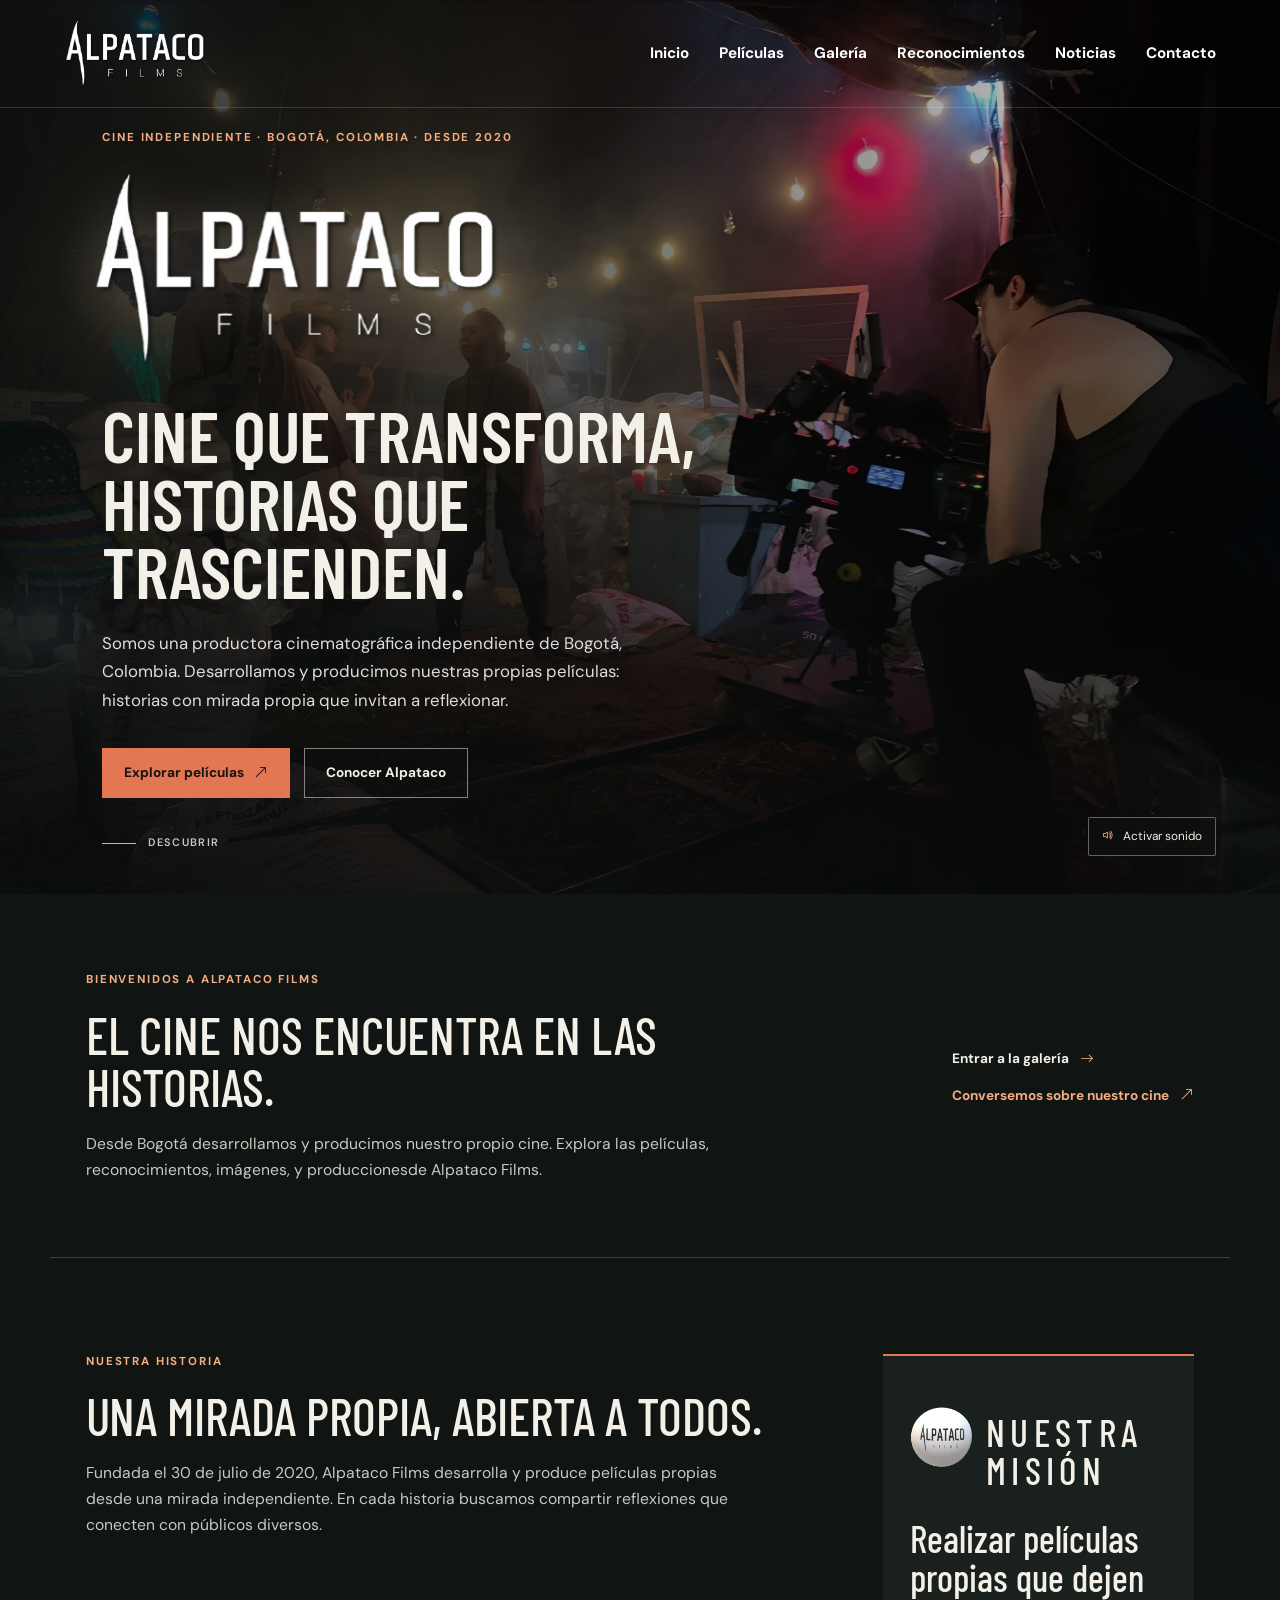
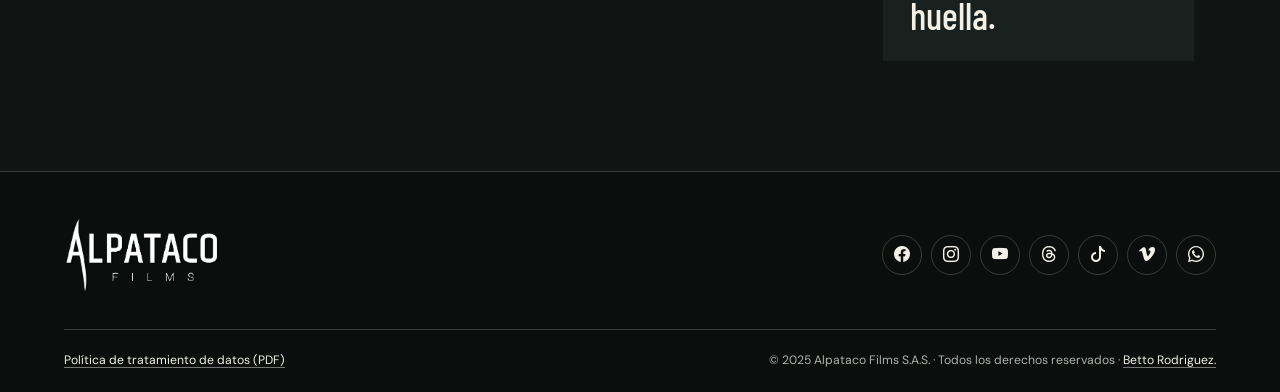
<file: index.html>
<!DOCTYPE html>
<html lang="es">
<head>
    <!-- Google tag (gtag.js) -->
    <script async src="https://www.googletagmanager.com/gtag/js?id=G-6VBEFQL7RH"></script>
    <script>
        window.dataLayer = window.dataLayer || [];
        function gtag(){dataLayer.push(arguments);}
        gtag('js', new Date());
        gtag('config', 'G-6VBEFQL7RH');
    </script>
    <!-- Metadatos básicos -->
    <meta charset="UTF-8">
    <meta name="viewport" content="width=device-width, initial-scale=1.0">
    <meta name="apple-mobile-web-app-title" content="Alpataco Films">
    <meta name="description" content="Alpataco Films es una productora cinematográfica independiente de Bogotá que desarrolla y produce sus propias películas desde 2020.">
    <meta name="theme-color" content="#101412">
    <title>Alpataco Films | Cine independiente en Bogotá</title>
    <meta property="og:site_name" content="Alpataco Films">
    <meta property="og:type" content="website">
    <meta property="og:locale" content="es_CO">
    <meta property="og:title" content="Alpataco Films | Cine independiente en Bogotá">
    <meta property="og:description" content="Alpataco Films es una productora cinematográfica independiente de Bogotá que desarrolla y produce sus propias películas desde 2020.">
    <link rel="canonical" href="https://alpatacofilms.com/">
    <meta property="og:url" content="https://alpatacofilms.com/">
    <meta property="og:image" content="https://alpatacofilms.com/image/nuevo%20contenido/Banner%20Principal%20Inicio%20%281%29.webp">
    <meta property="og:image:alt" content="Escena de una proyección de cine, parte del universo visual de Alpataco Films.">
    <meta name="twitter:card" content="summary_large_image">

    <!-- Favicon -->
    <link rel="icon" type="image/png" href="image/Favicon icon/Alpataco-Favicon-2_png.ico" sizes="96x96">
    <link rel="icon" type="image/svg+xml" href="image/Favicon icon/favicon.svg">
    <link rel="shortcut icon" href="image/Favicon icon/Alpataco-Favicon-2_png.ico">
    <link rel="apple-touch-icon" sizes="180x180" href="image/Favicon icon/apple-touch-icon.png">
    <link rel="manifest" href="image/Favicon icon/site.webmanifest">

    <link rel="stylesheet" href="Normalize/normalize.css">
    <link rel="stylesheet" href="https://cdn.jsdelivr.net/npm/bootstrap-icons@1.11.3/font/bootstrap-icons.min.css">
    <link rel="preconnect" href="https://fonts.googleapis.com">
    <link rel="preconnect" href="https://fonts.gstatic.com" crossorigin>
    <link href="https://fonts.googleapis.com/css2?family=Barlow+Condensed:wght@500;600;700&family=DM+Sans:wght@400;500;600;700&display=swap" rel="stylesheet">
    <link rel="stylesheet" href="styles/portada.css">
</head>
<body>
    <header class="site-header">
        <a class="site-brand" href="/" aria-label="Alpataco Films, inicio">
            <img src="image/Nuevo logo alpataco/Logo Alpataco 1.png" alt="Alpataco Films">
        </a>
        <button class="menu-toggle" type="button" aria-label="Abrir menú" aria-expanded="false" aria-controls="primary-navigation" data-menu-toggle>
            <i class="bi bi-list" aria-hidden="true" data-menu-icon></i>
        </button>
        <nav class="site-nav" id="primary-navigation" aria-label="Navegación principal" data-site-nav>
            <a href="/" aria-current="page">Inicio</a>
            <a href="peliculas">Películas</a>
            <a href="galeria">Galería</a>
            <a href="Reconocimiento">Reconocimientos</a>
            <a href="noticias">Noticias</a>
            <a href="contacto">Contacto</a>
        </nav>
    </header>

    <main>
        <section class="hero" aria-labelledby="hero-title" data-hero>
            <div class="hero__media" aria-hidden="true">
                <img class="hero__poster" src="image/nuevo contenido/Banner Principal Inicio (1).webp" alt="">
                <video class="hero__video" data-hero-video muted playsinline preload="metadata" poster="image/nuevo contenido/Banner Principal Inicio (1).webp">
                    <source src="videos/nuevo video de apertura.mp4" type="video/mp4">
                </video>
            </div>
            <div class="hero__shade" aria-hidden="true"></div>

            <div class="hero__content">
                <p class="hero__eyebrow">Cine independiente · Bogotá, Colombia · Desde 2020</p>
                <img class="hero__logo" src="image/Nuevo logo alpataco/Logo Alpataco 1.png" alt="Alpataco Films">
                <h1 id="hero-title">Cine que transforma, historias que trascienden.</h1>
                <p class="hero__description">Somos una productora cinematográfica independiente de Bogotá, Colombia. Desarrollamos y producimos nuestras propias películas: historias con mirada propia que invitan a reflexionar.</p>
                <div class="hero__actions">
                    <a class="button-link" href="peliculas">Explorar películas <i class="bi bi-arrow-up-right" aria-hidden="true"></i></a>
                    <a class="button-link button-link--quiet" href="#bienvenida">Conocer Alpataco</a>
                </div>
            </div>

            <a class="hero__scroll" href="#bienvenida">Descubrir</a>
            <button class="audio-toggle" type="button" aria-pressed="false" data-audio-toggle>
                <i class="bi bi-volume-up" aria-hidden="true"></i>
                <span data-audio-label>Activar sonido</span>
            </button>
            <audio data-hero-audio preload="none" src="videos/audioaperturabaner.MP3"></audio>
        </section>

        <section class="visitor-info reveal" id="bienvenida" aria-labelledby="welcome-title" data-reveal>
            <div class="visitor-info__copy">
                <p class="section-kicker">Bienvenidos a Alpataco Films</p>
                <h2 id="welcome-title">El cine nos encuentra en las historias.</h2>
                <p>Desde Bogotá desarrollamos y producimos nuestro propio cine. Explora las películas, reconocimientos, imágenes, y produccionesde Alpataco Films.</p>
            </div>
            <div class="visitor-info__actions">
                <a class="visitor-info__link" href="galeria">Entrar a la galería <i class="bi bi-arrow-right" aria-hidden="true"></i></a>
                <a class="visitor-info__link visitor-info__link--contact" href="contacto">Conversemos sobre nuestro cine <i class="bi bi-arrow-up-right" aria-hidden="true"></i></a>
            </div>
        </section>

        <section class="about reveal" id="nosotros" aria-labelledby="about-title" data-reveal>
            <div class="about__copy">
                <p class="section-kicker">Nuestra historia</p>
                <h2 id="about-title">Una mirada propia, abierta a todos.</h2>
                <p>Fundada el 30 de julio de 2020, Alpataco Films desarrolla y produce películas propias desde una mirada independiente. En cada historia buscamos compartir reflexiones que conecten con públicos diversos.</p>
            </div>
            <aside class="about__mission" aria-label="Misión de Alpataco Films">
                <div class="about__mission-heading">
                    <img class="about__emblem" src="image/Nuevo logo alpataco/Esfera Alpataco 1.png" alt="">
                    <p class="about__mission-label">Nuestra misión</p>
                </div>
                <p>Realizar películas propias que dejen huella.</p>
            </aside>
        </section>
    </main>

    <footer class="site-footer">
        <div class="site-footer__main">
            <a class="site-footer__brand" href="/" aria-label="Volver al inicio">
                <img src="image/Nuevo logo alpataco/Logo Alpataco 1.png" alt="Alpataco Films">
            </a>
            <nav class="social-links" aria-label="Redes sociales">
                <a href="https://www.facebook.com/profile.php?id=61556811579022" target="_blank" rel="noopener noreferrer" aria-label="Facebook"><i class="bi bi-facebook" aria-hidden="true"></i></a>
                <a href="https://www.instagram.com/alpataco.films/" target="_blank" rel="noopener noreferrer" aria-label="Instagram"><i class="bi bi-instagram" aria-hidden="true"></i></a>
                <a href="https://www.youtube.com/@Alpatacofilms" target="_blank" rel="noopener noreferrer" aria-label="YouTube"><i class="bi bi-youtube" aria-hidden="true"></i></a>
                <a href="https://www.threads.net/@alpataco.films" target="_blank" rel="noopener noreferrer" aria-label="Threads"><i class="bi bi-threads" aria-hidden="true"></i></a>
                <a href="https://www.tiktok.com/@alpataco.films" target="_blank" rel="noopener noreferrer" aria-label="TikTok"><i class="bi bi-tiktok" aria-hidden="true"></i></a>
                <a href="https://vimeo.com/alpatacofilms" target="_blank" rel="noopener noreferrer" aria-label="Vimeo"><i class="bi bi-vimeo" aria-hidden="true"></i></a>
                <a href="https://api.whatsapp.com/send?phone=3012361911&amp;text=Hola%2C%20vengo%20desde%20su%20sitio%20web%20y%20me%20gustar%C3%ADa%20chatear%20con%20ustedes." target="_blank" rel="noopener noreferrer" aria-label="WhatsApp"><i class="bi bi-whatsapp" aria-hidden="true"></i></a>
            </nav>
        </div>
        <div class="site-footer__bottom">
            <a class="privacy-link" href="document/Politica_Proteccion_Datos_Alpataco_Films_SAS.pdf" target="_blank" rel="noopener noreferrer">Política de tratamiento de datos (PDF)</a>
            <p>&copy; 2025 Alpataco Films S.A.S. · Todos los derechos reservados · <a class="credit-link" href="https://3etop.github.io/portafolio-2025/" target="_blank" rel="noopener noreferrer">Betto Rodriguez.</a></p>
        </div>
    </footer>
    <script src="scripts/inicio.js" defer></script>
</body>
</html>
</file>
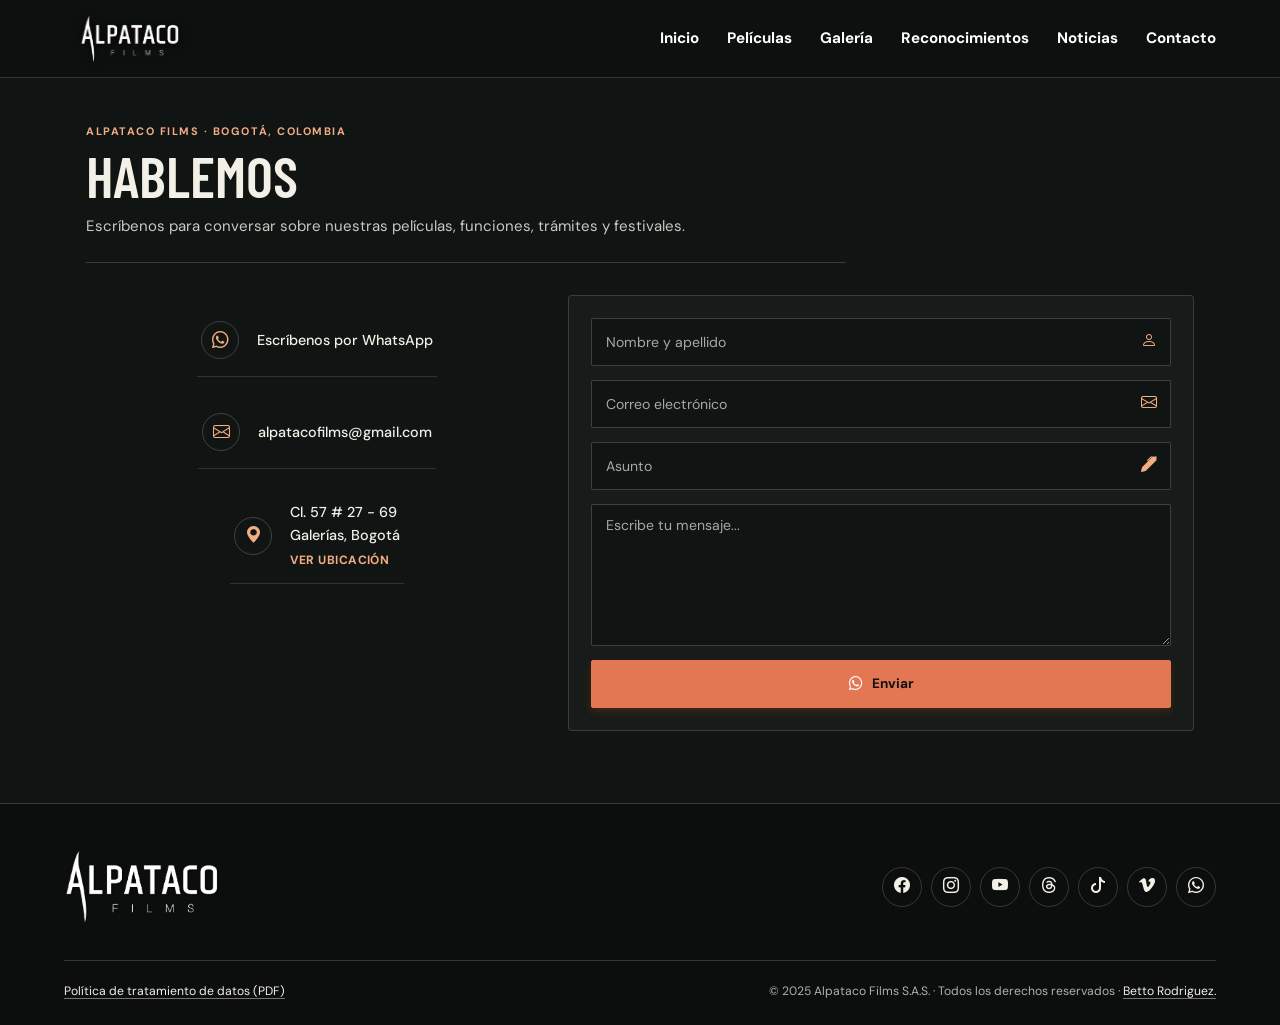
<file: index/contacto.html>
<!DOCTYPE html>
<html lang="es">
    <head>
    <!-- Google tag (gtag.js) -->
    <script async src="https://www.googletagmanager.com/gtag/js?id=G-6VBEFQL7RH"></script>
    <script>
        window.dataLayer = window.dataLayer || [];
        function gtag(){dataLayer.push(arguments);}
        gtag('js', new Date());
        gtag('config', 'G-6VBEFQL7RH');
    </script>
        <meta charset="UTF-8">
        <meta name="viewport" content="width=device-width, initial-scale=1.0">
        <link rel="stylesheet" href="../Normalize/normalize.css">
        <link rel="stylesheet" href="https://cdn.jsdelivr.net/npm/bootstrap-icons@1.11.3/font/bootstrap-icons.min.css">
        <link rel="stylesheet" href="../styles/contacto.css">
        <link rel="stylesheet" href="../styles/site-shell.css">
        <link rel="stylesheet" href="../styles/contact-page.css">
        <link rel="icon" type="image/png" href="../image/Favicon icon/Alpataco-Favicon-2_png.ico" sizes="96x96" />
        <link rel="icon" type="image/svg+xml" href="../image/Favicon icon/favicon.svg" />
        <link rel="shortcut icon" href="../image/Favicon icon/Alpataco-Favicon-2_png.ico" />
        <link rel="apple-touch-icon" sizes="180x180" href="../image/Favicon icon/apple-touch-icon.png" />
        <meta name="apple-mobile-web-app-title" content="Alpataco Films" />
        <link rel="manifest" href="../image/Favicon icon/site.webmanifest" />
        <meta name="description" content="Contacta con Alpataco Films para conocer nuestras películas, funciones, festivales y apariciones en prensa.">
        <title>Contacto | Alpataco Films</title>
        <meta property="og:site_name" content="Alpataco Films">
        <meta property="og:type" content="website">
        <meta property="og:locale" content="es_CO">
        <meta property="og:title" content="Contacto | Alpataco Films">
        <meta property="og:description" content="Contacta con Alpataco Films para conocer nuestras películas, funciones, festivales y apariciones en prensa.">
        <meta property="og:url" content="https://alpatacofilms.com/contacto">
        <meta property="og:image" content="https://alpatacofilms.com/image/nuevo%20contenido/Banner%20Principal%20Inicio%20%281%29.webp">
        <meta property="og:image:alt" content="Escena de una proyección de cine, parte del universo visual de Alpataco Films.">
        <meta name="twitter:card" content="summary_large_image">
    </head>
<body class="contact-page-body">
    <header class="header">
        <a class="logo" href="/" aria-label="Alpataco Films, inicio">
            <img src="../image/Nuevo logo alpataco/Logo Alpataco 1.png" alt="Alpataco Films" loading="lazy">
        </a>
        <input type="checkbox" id="check" aria-label="Toggle navigation menu">
        <label for="check" class="icons">
            <i class="bi bi-list" id="menu-icon"></i>
            <i class="bi bi-x-lg" id="close-icon"></i>
        </label>
        <nav class="navbar">
            <a href="/" style="--i:0">Inicio</a>
            <a href="peliculas" style="--i:1">Películas</a>
            <a href="galeria" style="--i:2">Galería</a>
            <a href="Reconocimiento" style="--i:3">Reconocimientos</a>
            <a href="noticias" style="--i:4">Noticias</a>
            <a href="contacto" style="--i:5">Contacto</a>
        </nav>
    </header>
    <main class="contact-page-main">
        <section class="home contact-home">
            <header class="contact-intro">
                <p class="contact-kicker">Alpataco Films · Bogotá, Colombia</p>
                <h1 class="contact-title">Hablemos</h1>
                <p>Escríbenos para conversar sobre nuestras películas, funciones, trámites y festivales.</p>
            </header>
            <div class="container1">
                <div class="box-info">
                    <div class="data">
                        <a href="https://api.whatsapp.com/send?phone=3012361911&amp;text=Hola%2C%20vengo%20desde%20su%20sitio%20web%20y%20me%20gustar%C3%ADa%20chatear%20con%20ustedes." target="_blank" rel="noopener noreferrer">
                            <i class="bi bi-whatsapp icon-whatsapp"></i>
                            <p>Escríbenos por WhatsApp</p>
                        </a>
                        <a href="mailto:alpatacofilms@gmail.com">
                            <i class="bi bi-envelope icon-email"></i>
                            <p>alpatacofilms@gmail.com</p>
                        </a>
                        <a href="#map-modal" id="direccion-link" aria-controls="map-modal">
                            <i class="bi bi-geo-alt-fill icon-location"></i>
                            <p class="direccion">Cl. 57 # 27 - 69<br>Galerías, Bogotá<br><span>Ver ubicación</span></p>
                        </a>
                    </div>
                    <div id="map-overlay"></div>
                    <div id="map-modal" role="dialog" aria-modal="true" aria-label="Ubicación de Alpataco Films">
                        <iframe title="Ubicación de Alpataco Films en Bogotá"
                            src="https://www.google.com/maps/embed?pb=!1m14!1m8!1m3!1d3976.714146570663!2d-74.0772746!3d4.6449905!3m2!1i1024!2i768!4f13.1!3m3!1m2!1s0x8e3f9943c83a2ef1%3A0x7d3b426c36c50932!2sAlpataco%20Films!5e0!3m2!1ses-419!2sco!4v1743929753679!5m2!1ses-419!2sco" 
                            allowfullscreen="" loading="lazy" referrerpolicy="no-referrer-when-downgrade">
                        </iframe>
                        <button id="map-modal-close" type="button" aria-label="Cerrar mapa">Cerrar</button>
                    </div>
                </div>
                <form data-whatsapp-form>
                    <div class="input-box">
                        <input type="text" name="name" placeholder="Nombre y apellido" required>
                        <i class="bi bi-person"></i>
                    </div>
                    <div class="input-box">
                        <input type="email" name="email" placeholder="Correo electrónico" required>
                        <i class="bi bi-envelope"></i>
                    </div>
                    <div class="input-box">
                        <input type="text" name="subject" placeholder="Asunto">
                        <i class="bi bi-pen-fill"></i>
                    </div>
                    <div class="input-box">
                        <textarea name="message" placeholder="Escribe tu mensaje..." required></textarea>
                    </div>
                    <button type="submit"><i class="bi bi-whatsapp" aria-hidden="true"></i> Enviar</button>
                </form>
            </div>
        </section>
        
    </main>
    <footer class="site-footer">
        <div class="site-footer__main">
            <a class="site-footer__brand" href="/" aria-label="Volver al inicio">
                <img src="../image/Nuevo logo alpataco/Logo Alpataco 1.png" alt="Alpataco Films">
            </a>
            <nav class="social-links" aria-label="Redes sociales">
                <a href="https://www.facebook.com/profile.php?id=61556811579022" target="_blank" rel="noopener noreferrer" aria-label="Facebook"><i class="bi bi-facebook" aria-hidden="true"></i></a>
                <a href="https://www.instagram.com/alpataco.films/" target="_blank" rel="noopener noreferrer" aria-label="Instagram"><i class="bi bi-instagram" aria-hidden="true"></i></a>
                <a href="https://www.youtube.com/@Alpatacofilms" target="_blank" rel="noopener noreferrer" aria-label="YouTube"><i class="bi bi-youtube" aria-hidden="true"></i></a>
                <a href="https://www.threads.net/@alpataco.films" target="_blank" rel="noopener noreferrer" aria-label="Threads"><i class="bi bi-threads" aria-hidden="true"></i></a>
                <a href="https://www.tiktok.com/@alpataco.films" target="_blank" rel="noopener noreferrer" aria-label="TikTok"><i class="bi bi-tiktok" aria-hidden="true"></i></a>
                <a href="https://vimeo.com/alpatacofilms" target="_blank" rel="noopener noreferrer" aria-label="Vimeo"><i class="bi bi-vimeo" aria-hidden="true"></i></a>
                <a href="https://api.whatsapp.com/send?phone=3012361911&amp;text=Hola%2C%20vengo%20desde%20su%20sitio%20web%20y%20me%20gustar%C3%ADa%20chatear%20con%20ustedes." target="_blank" rel="noopener noreferrer" aria-label="WhatsApp"><i class="bi bi-whatsapp" aria-hidden="true"></i></a>
            </nav>
        </div>
        <div class="site-footer__bottom">
            <a class="privacy-link" href="../document/Politica_Proteccion_Datos_Alpataco_Films_SAS.pdf" target="_blank" rel="noopener noreferrer">Política de tratamiento de datos (PDF)</a>
            <p>&copy; 2025 Alpataco Films S.A.S. · Todos los derechos reservados · <a class="credit-link" href="https://3etop.github.io/portafolio-2025/" target="_blank" rel="noopener noreferrer">Betto Rodriguez.</a></p>
        </div>
    </footer>
    <script src="../scripts/contacto.js"></script>
</body>
</html>
</file>
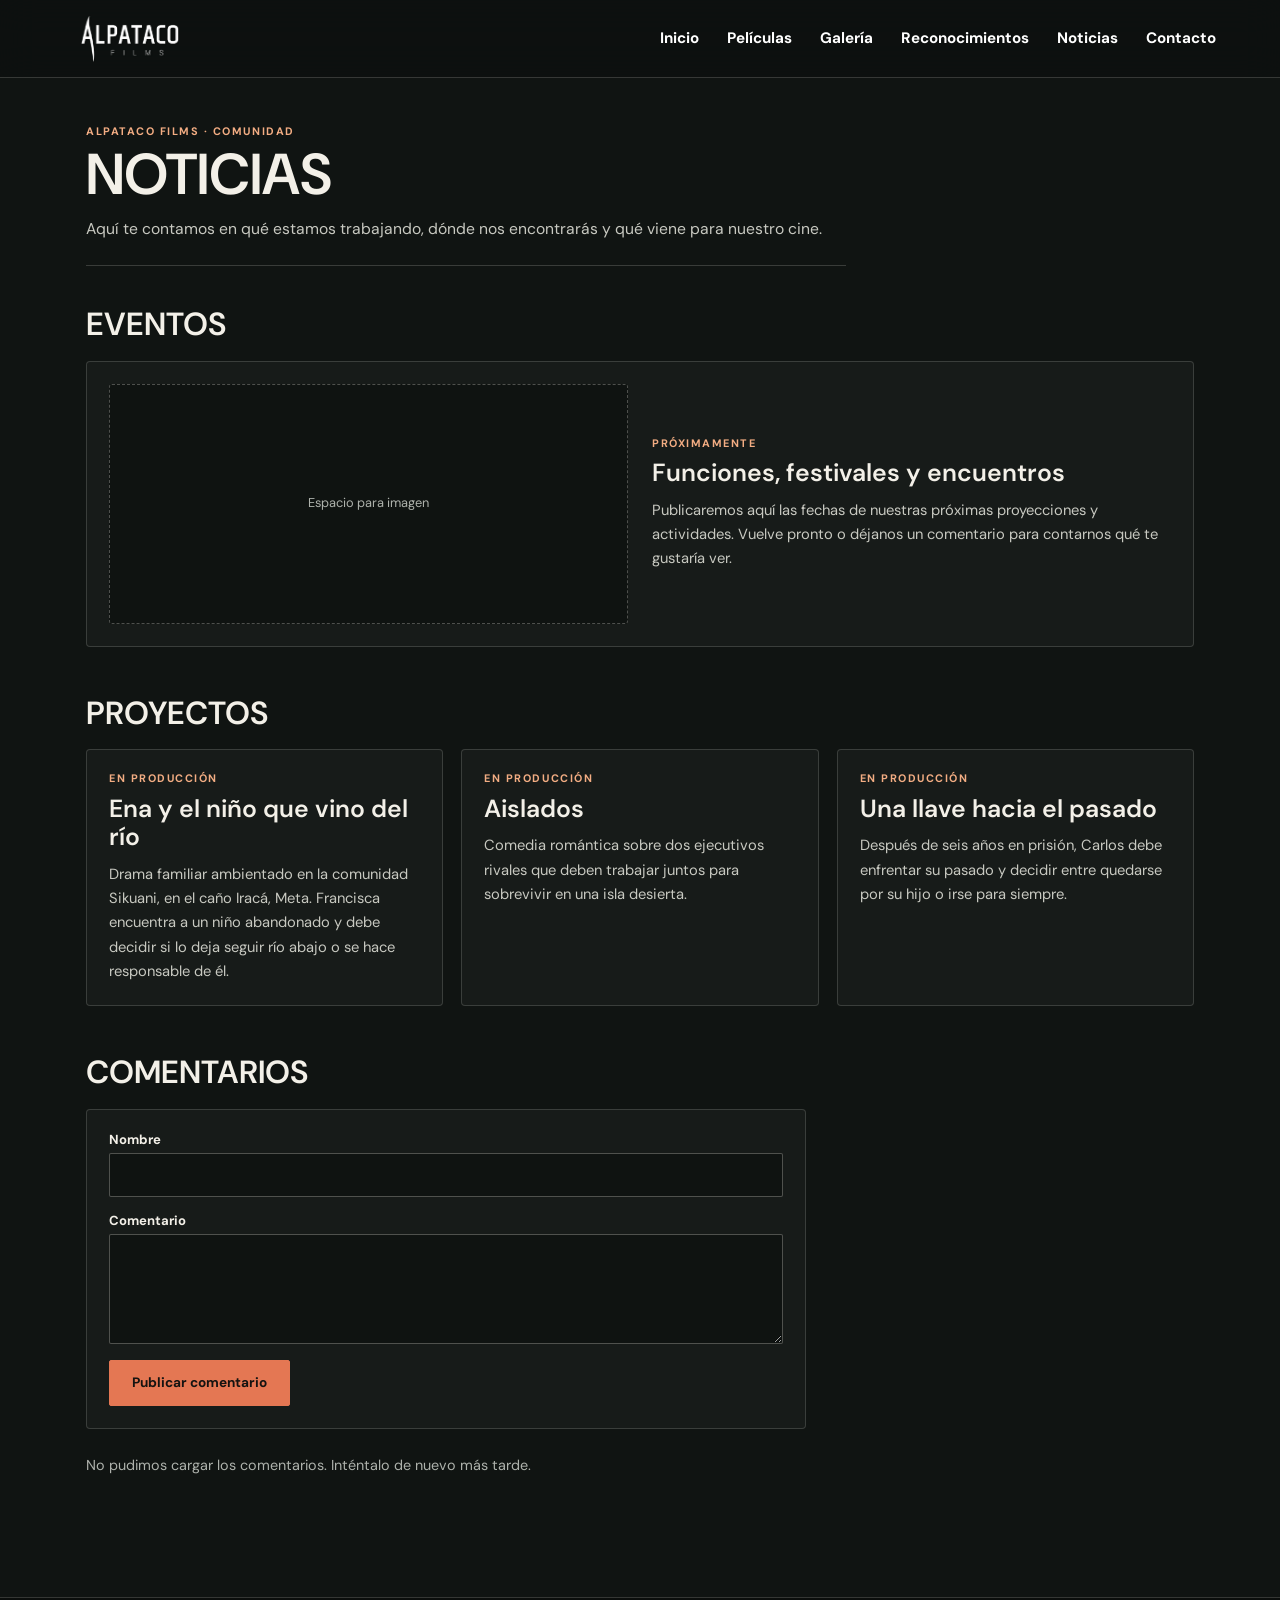
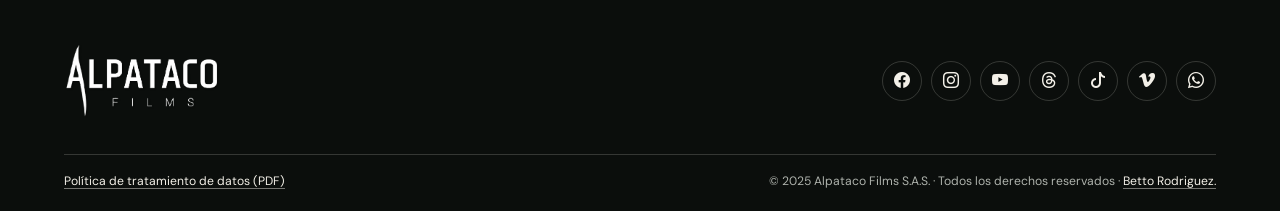
<file: index/noticias.html>
<!DOCTYPE html>
<html lang="es">
<head>
    <!-- Google tag (gtag.js) -->
    <script async src="https://www.googletagmanager.com/gtag/js?id=G-6VBEFQL7RH"></script>
    <script>
        window.dataLayer = window.dataLayer || [];
        function gtag(){dataLayer.push(arguments);}
        gtag('js', new Date());
        gtag('config', 'G-6VBEFQL7RH');
    </script>
    <meta charset="UTF-8">
    <meta name="viewport" content="width=device-width, initial-scale=1.0">
    <link rel="stylesheet" href="../Normalize/normalize.css">
    <link rel="stylesheet" href="https://cdn.jsdelivr.net/npm/bootstrap-icons@1.11.3/font/bootstrap-icons.min.css">
    <link rel="stylesheet" href="../styles/site-shell.css">
    <link rel="stylesheet" href="../styles/noticias.css">
    <link rel="icon" type="image/png" href="../image/Favicon icon/Alpataco-Favicon-2_png.ico" sizes="96x96">
    <link rel="icon" type="image/svg+xml" href="../image/Favicon icon/favicon.svg">
    <link rel="shortcut icon" href="../image/Favicon icon/Alpataco-Favicon-2_png.ico">
    <link rel="apple-touch-icon" sizes="180x180" href="../image/Favicon icon/apple-touch-icon.png">
    <link rel="manifest" href="../image/Favicon icon/site.webmanifest">
    <meta name="description" content="Noticias de Alpataco Films: conoce nuestros proyectos, eventos y comparte tus comentarios con la comunidad.">
    <title>Noticias | Alpataco Films</title>
    <meta property="og:site_name" content="Alpataco Films">
    <meta property="og:type" content="website">
    <meta property="og:locale" content="es_CO">
    <meta property="og:title" content="Noticias | Alpataco Films">
    <meta property="og:description" content="Noticias de Alpataco Films: conoce nuestros proyectos, eventos y comparte tus comentarios con la comunidad.">
    <meta property="og:url" content="https://alpatacofilms.com/noticias">
    <meta property="og:image" content="https://alpatacofilms.com/image/nuevo%20contenido/Banner%20Principal%20Inicio%20%281%29.webp">
    <meta property="og:image:alt" content="Escena de una proyección de cine, parte del universo visual de Alpataco Films.">
    <meta name="twitter:card" content="summary_large_image">
</head>
<body class="news-page-body">
    <header class="header">
        <a class="logo" href="/" aria-label="Alpataco Films, inicio">
            <img src="../image/Nuevo logo alpataco/Logo Alpataco 1.png" alt="Alpataco Films" loading="lazy">
        </a>
        <input type="checkbox" id="check" aria-label="Alternar menú de navegación">
        <label for="check" class="icons">
            <i class="bi bi-list" id="menu-icon"></i>
            <i class="bi bi-x-lg" id="close-icon"></i>
        </label>
        <nav class="navbar">
            <a href="/" style="--i:0">Inicio</a>
            <a href="peliculas" style="--i:1">Películas</a>
            <a href="galeria" style="--i:2">Galería</a>
            <a href="Reconocimiento" style="--i:3">Reconocimientos</a>
            <a href="noticias" style="--i:4" aria-current="page">Noticias</a>
            <a href="contacto" style="--i:5">Contacto</a>
        </nav>
    </header>

    <main class="news-main">
        <section class="news-heading" aria-labelledby="news-title">
            <p class="news-kicker">Alpataco Films · Comunidad</p>
            <h1 id="news-title">Noticias</h1>
            <p class="news-description">Aquí te contamos en qué estamos trabajando, dónde nos encontrarás y qué viene para nuestro cine.</p>
        </section>

        <section class="news-section" aria-labelledby="events-title">
            <h2 id="events-title">Eventos</h2>
            <div class="news-grid news-grid--events">
                <article class="news-card news-card--split">
                    <div class="news-media"><!-- Reemplaza este div por: <img src="../image/RUTA.webp" alt="Descripción" loading="lazy"> --><span>Espacio para imagen</span></div>
                    <div class="news-text">
                        <p class="news-tag">Próximamente</p>
                        <h3>Funciones, festivales y encuentros</h3>
                        <p>Publicaremos aquí las fechas de nuestras próximas proyecciones y actividades. Vuelve pronto o déjanos un comentario para contarnos qué te gustaría ver.</p>
                    </div>
                </article>
            </div>
        </section>

        <section class="news-section" aria-labelledby="projects-title">
            <h2 id="projects-title">Proyectos</h2>
            <div class="news-grid">
                <article class="news-card">
                    <p class="news-tag">En producción</p>
                    <h3>Ena y el niño que vino del río</h3>
                    <p>Drama familiar ambientado en la comunidad Sikuani, en el caño Iracá, Meta. Francisca encuentra a un niño abandonado y debe decidir si lo deja seguir río abajo o se hace responsable de él.</p>
                </article>
                <article class="news-card">
                    <p class="news-tag">En producción</p>
                    <h3>Aislados</h3>
                    <p>Comedia romántica sobre dos ejecutivos rivales que deben trabajar juntos para sobrevivir en una isla desierta.</p>
                </article>
                <article class="news-card">
                    <p class="news-tag">En producción</p>
                    <h3>Una llave hacia el pasado</h3>
                    <p>Después de seis años en prisión, Carlos debe enfrentar su pasado y decidir entre quedarse por su hijo o irse para siempre.</p>
                </article>
            </div>
        </section>

        <section class="news-section" id="comentarios" aria-labelledby="comments-title">
            <h2 id="comments-title">Comentarios</h2>
            <form class="comment-form" data-comment-form novalidate>
                <div class="comment-field">
                    <label for="comment-name">Nombre</label>
                    <input id="comment-name" name="nombre" type="text" maxlength="60" autocomplete="name" required>
                </div>
                <div class="comment-field">
                    <label for="comment-message">Comentario</label>
                    <textarea id="comment-message" name="mensaje" rows="4" maxlength="800" required></textarea>
                </div>
                <div class="comment-trap" aria-hidden="true">
                    <label for="comment-website">Sitio web</label>
                    <input id="comment-website" name="sitio_web" type="text" tabindex="-1" autocomplete="off">
                </div>
                <div class="comment-actions">
                    <button type="submit" data-comment-submit>Publicar comentario</button>
                    <p class="comment-status" role="status" aria-live="polite" data-comment-status></p>
                </div>
            </form>
            <ul class="comment-list" data-comment-list aria-live="polite"></ul>
        </section>
    </main>

    <footer class="site-footer">
        <div class="site-footer__main">
            <a class="site-footer__brand" href="/" aria-label="Volver al inicio">
                <img src="../image/Nuevo logo alpataco/Logo Alpataco 1.png" alt="Alpataco Films">
            </a>
            <nav class="social-links" aria-label="Redes sociales">
                <a href="https://www.facebook.com/profile.php?id=61556811579022" target="_blank" rel="noopener noreferrer" aria-label="Facebook"><i class="bi bi-facebook" aria-hidden="true"></i></a>
                <a href="https://www.instagram.com/alpataco.films/" target="_blank" rel="noopener noreferrer" aria-label="Instagram"><i class="bi bi-instagram" aria-hidden="true"></i></a>
                <a href="https://www.youtube.com/@Alpatacofilms" target="_blank" rel="noopener noreferrer" aria-label="YouTube"><i class="bi bi-youtube" aria-hidden="true"></i></a>
                <a href="https://www.threads.net/@alpataco.films" target="_blank" rel="noopener noreferrer" aria-label="Threads"><i class="bi bi-threads" aria-hidden="true"></i></a>
                <a href="https://www.tiktok.com/@alpataco.films" target="_blank" rel="noopener noreferrer" aria-label="TikTok"><i class="bi bi-tiktok" aria-hidden="true"></i></a>
                <a href="https://vimeo.com/alpatacofilms" target="_blank" rel="noopener noreferrer" aria-label="Vimeo"><i class="bi bi-vimeo" aria-hidden="true"></i></a>
                <a href="https://api.whatsapp.com/send?phone=3012361911&amp;text=Hola%2C%20vengo%20desde%20su%20sitio%20web%20y%20me%20gustar%C3%ADa%20chatear%20con%20ustedes." target="_blank" rel="noopener noreferrer" aria-label="WhatsApp"><i class="bi bi-whatsapp" aria-hidden="true"></i></a>
            </nav>
        </div>
        <div class="site-footer__bottom">
            <a class="privacy-link" href="../document/Politica_Proteccion_Datos_Alpataco_Films_SAS.pdf" target="_blank" rel="noopener noreferrer">Política de tratamiento de datos (PDF)</a>
            <p>&copy; 2025 Alpataco Films S.A.S. · Todos los derechos reservados · <a class="credit-link" href="https://3etop.github.io/portafolio-2025/" target="_blank" rel="noopener noreferrer">Betto Rodriguez.</a></p>
        </div>
    </footer>

    <script src="../scripts/noticias-config.js"></script>
    <script src="../scripts/noticias.js" defer></script>
</body>
</html>
</file>
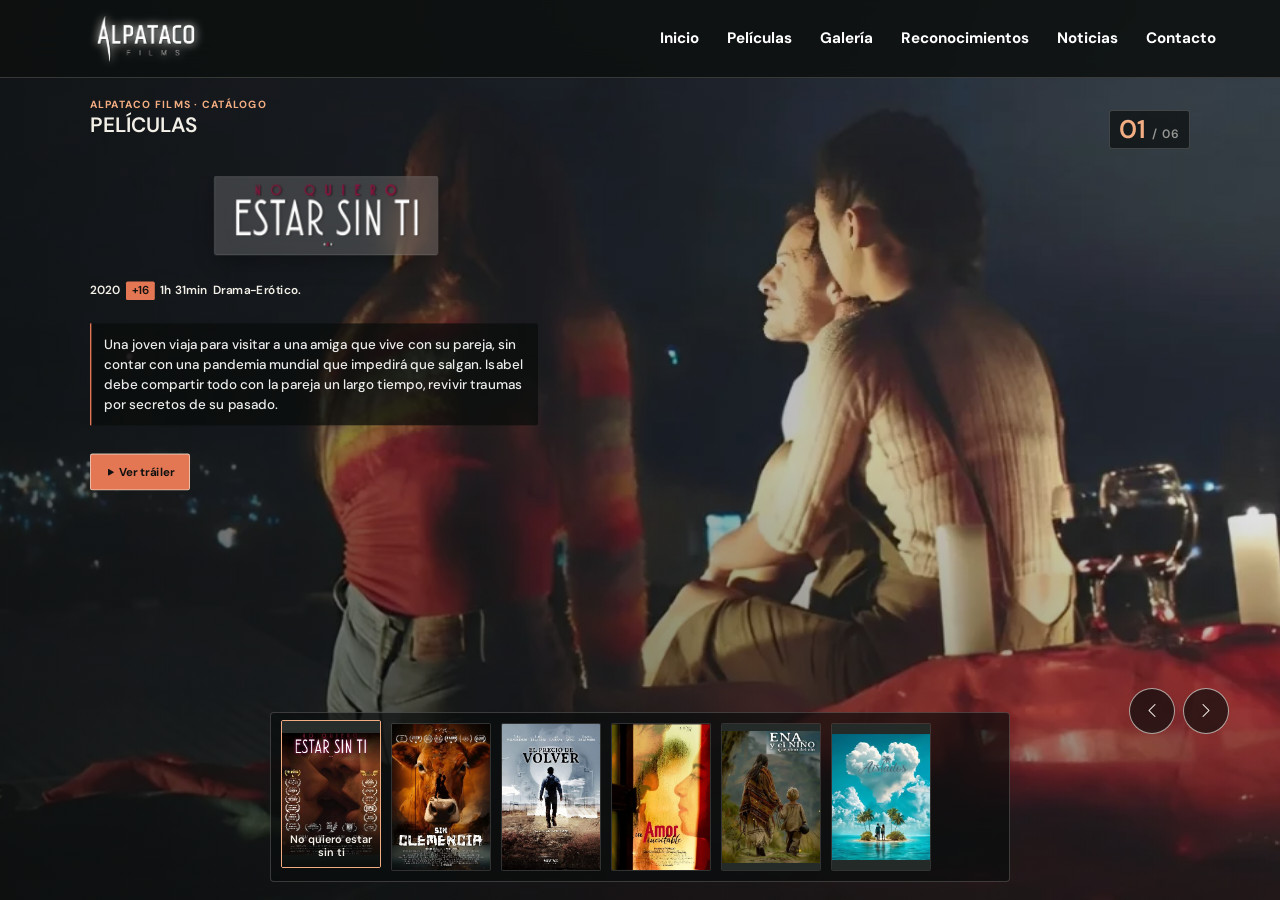
<file: index/peliculas.html>
<!DOCTYPE html>
<html lang="es">
    <head>
    <!-- Google tag (gtag.js) -->
    <script async src="https://www.googletagmanager.com/gtag/js?id=G-6VBEFQL7RH"></script>
    <script>
        window.dataLayer = window.dataLayer || [];
        function gtag(){dataLayer.push(arguments);}
        gtag('js', new Date());
        gtag('config', 'G-6VBEFQL7RH');
    </script>
        <meta charset="UTF-8">
        <meta name="viewport" content="width=device-width, initial-scale=1.0">
        <meta name="apple-mobile-web-app-title" content="Alpataco Films">
        <meta name="description" content="Explora las películas de Alpataco Films: historias independientes de drama, romance, comedia y cine familiar.">
        
        <!-- Favicon -->
        <link rel="icon" type="image/png" href="../image/Favicon icon/Alpataco-Favicon-2_png.ico" sizes="96x96">
        <link rel="icon" type="image/svg+xml" href="../image/Favicon icon/favicon.svg">
        <link rel="shortcut icon" href="../image/Favicon icon/Alpataco-Favicon-2_png.ico">
        <link rel="apple-touch-icon" sizes="180x180" href="../image/Favicon icon/apple-touch-icon.png">
        <link rel="manifest" href="../image/Favicon icon/site.webmanifest">

        <!-- Preloads -->
        <link rel="preload" href="../styles/peliculas.css?v=5" as="style">

        <!-- Stylesheets -->
        <link rel="stylesheet" href="../Normalize/normalize.css">
        <link rel="stylesheet" href="https://cdn.jsdelivr.net/npm/bootstrap-icons@1.11.3/font/bootstrap-icons.min.css">
        <link rel="stylesheet" href="../styles/peliculas.css?v=5">
        <link rel="stylesheet" href="../styles/site-shell.css">

        <!-- Title -->
        <title>Películas | Alpataco Films</title>
        <meta property="og:site_name" content="Alpataco Films">
        <meta property="og:type" content="website">
        <meta property="og:locale" content="es_CO">
        <meta property="og:title" content="Películas | Alpataco Films">
        <meta property="og:description" content="Explora las películas de Alpataco Films: historias independientes de drama, romance, comedia y cine familiar.">
        <meta property="og:url" content="https://alpatacofilms.com/peliculas">
        <meta property="og:image" content="https://alpatacofilms.com/image/nuevo%20contenido/Banner%20Principal%20Inicio%20%281%29.webp">
        <meta property="og:image:alt" content="Escena de una proyección de cine, parte del universo visual de Alpataco Films.">
        <meta name="twitter:card" content="summary_large_image">
    </head>
<body>
    <header class="header">
            <a class="logo" href="/" aria-label="Alpataco Films, inicio">
                <img src="../image/Nuevo logo alpataco/Logo Alpataco 1.png" alt="Alpataco Films" loading="lazy">
            </a>
            <input type="checkbox" id="check" aria-label="Alternar menú de navegación">
            <label for="check" class="icons">
                <i class="bi bi-list" id="menu-icon"></i>
                <i class="bi bi-x-lg" id="close-icon"></i>
            </label>
            <nav class="navbar">
                <a href="/">Inicio</a>
                <a href="peliculas" aria-current="page">Películas</a>
                <a href="galeria">Galería</a>
                <a href="Reconocimiento">Reconocimientos</a>
                <a href="noticias">Noticias</a>
                <a href="contacto">Contacto</a>
            </nav>
    </header>
    <!-- Slider -->
    <main class="slider" aria-label="Catálogo de películas" aria-roledescription="carrusel">
        <div class="film-catalog-mark">
            <p>Alpataco Films · Catálogo</p>
            <h1>Películas</h1>
        </div>
        <p class="film-counter" aria-live="polite"><span data-current-film>01</span><span> / 06</span></p>
        <div class="list">
            <!-- No Quiero Estar Sin Ti -->
            <div class="item 1 active">
                <picture class="film-cover">
                    <source media="(max-width: 700px)" srcset="../image/750px/no%20quiero%20estar%20sin%20ti.png">
                    <img src="../image/nuevo contenido/Banner Horizontal No quiero estar sin ti.webp" alt="Portada de No quiero estar sin ti" loading="eager" fetchpriority="high" decoding="async">
                </picture>
                <div class="content">
                    <div class="vacio"></div>
                    <picture>
                        <img src="../image/nuevo contenido/titulo nuevo no quiero estar sin ti_11zon.webp" alt="Título: No quiero estar sin ti" class="movie-title" loading="lazy">
                    </picture>
                    <h4>
                        <span>2020 </span><span><i style="background-color: orange;"> +16 </i></span><span> 1h 31min </span><span style="color: orange;"> Drama-Erótico. </span>
                    </h4>
                    <p style="font-size: 0.85rem; line-height: 1.5;">
                        Una joven viaja para visitar a una amiga que vive con su pareja, sin contar con una pandemia mundial que impedirá que salgan. Isabel debe compartir todo con la pareja un largo tiempo, revivir traumas por secretos de su pasado.
                    </p>
                    <div class="video-play">
                        <div class="triler">
                            <div class="button trailer-play" data-iframe-id="iframe-1">
                                <button type="button"><i class="bi bi-play-fill" aria-hidden="true"></i> Ver tráiler</button>
                                <div id="iframe-1" style="display: none;">
                                    <iframe width="560" height="315" src="https://www.youtube.com/embed/dJRH5QgdY4s?si=A4VALY0Zb5j7ixaR" title="YouTube video player" frameborder="0" allow="accelerometer; autoplay; clipboard-write; encrypted-media; gyroscope; picture-in-picture; web-share" referrerpolicy="strict-origin-when-cross-origin" allowfullscreen></iframe>
                                </div>
                            </div>
                        </div>
                        <div class="pelicula">
                            <div class="button pelicula-play" data-iframe-id="iframe-2">
                            </div>
                        </div>
                    </div>
                </div>
            </div>
            <!-- Sin Clemencia -->
            <div class="item 2">
                <img src="../image/optimizadas/banner-sin-clemencia.jpg" alt="Banner de Sin Clemencia" loading="lazy" decoding="async">
                <div class="content">
                    <div class="vacio"></div>
                    <img src="../image/nuevo contenido/titulo 1 Sin Clemencia.png" alt="Título de Sin Clemencia" class="movie-title" loading="lazy">
                    <h4>
                        <span style="color: #fff;">2021 </span><span><i style="background-color: orange;"> +12 </i></span><span> 1h 28min </span><span style="color: orange;"> Drama-Comedia </span>
                    </h4>
                    <p style="margin-top: 5px; max-width: 800px; font-size: 0.85rem; line-height: 1.5;">
                        María y Ángel, dos jóvenes enamorados y comprometidos, ven postergado su sueño de casarse cuando sus padres, al comprar un campo a medias, comienzan una disputa por una vaca y unos metros de terreno.
                    </p>
                    <div class="video-play">
                        <div class="triler">
                            <div class="button trailer-play" data-iframe-id="iframe-3">
                                <button type="button"><i class="bi bi-play-fill" aria-hidden="true"></i> Ver tráiler</button>
                                <div id="iframe-3" style="display: none;">
                                    <iframe width="560" height="315" src="https://www.youtube.com/embed/E4WI3nNSkDs?si=mulGt_kHN-xjPvTQ" title="YouTube video player" frameborder="0" allow="accelerometer; autoplay; clipboard-write; encrypted-media; gyroscope; picture-in-picture; web-share" referrerpolicy="strict-origin-when-cross-origin" allowfullscreen></iframe>
                                </div>
                            </div>
                        </div>
                        <div class="pelicula">
                            <div class="button pelicula-play" data-iframe-id="iframe-4">
                                <button type="button" hidden><i class="bi bi-play-fill" aria-hidden="true"></i> Ver película</button>
                                <div id="iframe-4" style="display: none;">
                                    <iframe width="560" height="315" src="https://www.youtube.com/embed/wUAsbxLkbb4?si=RFGDN77AwXXLgOhW" title="YouTube video player" frameborder="0" allow="accelerometer; autoplay; clipboard-write; encrypted-media; gyroscope; picture-in-picture; web-share" referrerpolicy="strict-origin-when-cross-origin" allowfullscreen loading="lazy"></iframe>
                                </div>
                            </div>
                        </div>
                    </div>
                </div>
            </div>
            <!-- Una LLave hacia el pasado -->
            <div class="item 3">
                <img src="../image/nuevo contenido/Banner Horizontal una llave hacia el pasado.webp" alt="Banner de Una llave hacia el pasado" loading="lazy">
                <div class="content">
                    <div class="vacio"></div>
                    <img src="../image/nuevo contenido/El precio de Volver .png" alt="El Precio de Volver" class="movie-title" loading="lazy">
                    <h4>
                        <span>2023 </span><span><i  style="background-color: orange;"> +12 </i></span><span> 1h 25min </span><span style="color: orange;"> Drama </span>
                    </h4>
                    <p style="font-size: 0.85rem; line-height: 1.5;">
                        Luego de seis años de estar en prisión, Carlos tendrá que enfrentarse a su pasado, reencontrarse con su familia y decidir entre correr el riesgo de quedarse, sometiéndose a las condiciones de quien lo traicionó, para poder ver a su hijo, o irse para siempre y dejar todo atrás.
                    </p>
                   <div class="video-play">
                        <div class="triler">
                            <div class="button trailer-play" data-iframe-id="iframe-5">
                                <button type="button"><i class="bi bi-play-fill" aria-hidden="true"></i> Ver tráiler</button>
                                <div id="iframe-5" style="display: none;">
                                    <iframe width="560" height="315" src="https://www.youtube.com/embed/AMm9t8uiwZY?si=wc3SVc_G1tRTYxGS" title="Tráiler de Una llave hacia el pasado" frameborder="0" allow="accelerometer; autoplay; clipboard-write; encrypted-media; gyroscope; picture-in-picture; web-share" referrerpolicy="strict-origin-when-cross-origin" allowfullscreen></iframe>
                                </div>
                            </div>
                        </div>
                        <div class="pelicula">
                            <div class="button pelicula-play" data-iframe-id="iframe-6">
                                <button type="button" hidden><i class="bi bi-play-fill" aria-hidden="true"></i> Ver película</button>
                                <div id="iframe-6" style="display: none;">
                                    <iframe width="560" height="315" src="https://www.youtube.com/embed/wUAsbxLkbb4?si=RFGDN77AwXXLgOhW" title="YouTube video player" frameborder="0" allow="accelerometer; autoplay; clipboard-write; encrypted-media; gyroscope; picture-in-picture; web-share" referrerpolicy="strict-origin-when-cross-origin" allowfullscreen loading="lazy"></iframe>
                                </div>
                            </div>
                        </div>
                    </div> 
                </div>
            </div>
            <!-- Un Amor Inevitable -->
            <div class="item 4">
                <img src="../image/nuevo contenido/Banner Horizontal Un amor inevitable.webp" alt="Banner de Un amor inevitable" loading="lazy">
                <div class="content">
                    <div class="vacio"></div>
                    <img src="../image/nuevo contenido/titulo 1 un amor inevitable.png" alt="Título de Un amor inevitable" class="movie-title" loading="lazy">
                    <h4>
                        <span>2025 </span><span><i  style="background-color: orange;"> +15 </i></span><span> 1h 26min </span><span style="color: orange;"> Drama - Romance</span>
                    </h4>
                    <p style="font-size: 0.85rem; line-height: 1.5;">
                        Nano Blanco, un músico en la cima de su carrera, ve su mundo tambalear cuando Luna, un amor fugaz del pasado, reaparece embarazada y sin un lugar donde ir. Entre giras, contratos y su miedo al compromiso, Nano deberá decidir si el destino le ofrece una segunda oportunidad o una última lección.
                    </p>
                    <div class="video-play">
                        <div class="triler">
                            <div class="button trailer-play" data-iframe-id="iframe-7">
                                <button type="button"><i class="bi bi-play-fill" aria-hidden="true"></i> Ver tráiler</button>
                                <div id="iframe-7" style="display: none;">
                                    <iframe width="560" height="315" src="https://www.youtube.com/embed/M0Hx5UAp8d4?si=4vcc09dt-LzELXpg" title="YouTube video player" frameborder="0" allow="accelerometer; autoplay; clipboard-write; encrypted-media; gyroscope; picture-in-picture; web-share" referrerpolicy="strict-origin-when-cross-origin" allowfullscreen></iframe>
                                </div>
                            </div>
                        </div>
                        <div class="pelicula">
                            <div class="button pelicula-play" data-iframe-id="iframe-8">
                            </div>
                        </div>
                    </div>
                </div>
            </div>
            <!-- ENA y el niño que vino del río -->
            <div class="item 5">
                <img src="../image/nuevo contenido/Banner Horizontal Ena1.webp" alt="Banner de ENA y el niño que vino del río" loading="lazy">
                <div class="content">
                    <div class="vacio"></div>
                    <img src="../image/nuevo contenido/Titulo Ena.png" alt="Ena y el niño que vino del rio" class="movie-title" loading="lazy">
                    <h4>
                        <span>2025 </span><span><i  style="background-color: orange;"> +12 </i></span><span> ... </span><span style="color: orange;"> Drama - Familiar. </span>
                    </h4>
                    <p style="font-size: 0.85rem; line-height: 1.5;">
                        Francisca, una mujer solitaria, acostumbrada a una vida rudimentaria y monótona, de la comunidad Sikuani, encuentra un niño caucásico abandonado en el caño Iracá, Meta. Ese acontecimiento cambiará su realidad para siempre, enfrentándola a la difícil decisión de dejarlo seguir río abajo o hacerse responsable de él.
                    </p>
                    <div class="video-play">
                        <div class="triler">
                            <p class="film-status">Tráiler en producción</p>
                        </div>
                        <div class="pelicula">
                            <div class="button pelicula-play" data-iframe-id="iframe-10">
                                <button type="button" hidden><i class="bi bi-play-fill" aria-hidden="true"></i> Ver película</button>
                                <div id="iframe-10" style="display: none;">
                                    <iframe width="560" height="315" src="https://www.youtube.com/embed/Z5EtwT_GWA8?si=a-KQpfaa3_26R-ya" title="YouTube video player" frameborder="0" allow="accelerometer; autoplay; clipboard-write; encrypted-media; gyroscope; picture-in-picture; web-share" referrerpolicy="strict-origin-when-cross-origin" allowfullscreen loading="lazy"></iframe>
                                </div>
                            </div>
                        </div>
                    </div>
                </div>
            </div>
            <!-- Aislados -->
            <div class="item 6">
                <img src="../image/nuevo contenido/Baner horizontal aislados(1).webp" alt="Banner de Aislados" loading="lazy">
                <div class="content">
                    <div class="vacio"></div>
                    <img src="../image/nuevo contenido/titulo aislados vectorizado.png" alt="Título de Aislados" class="movie-title" loading="lazy" style="background-color: #ffffff54;">
                    <h4>
                        <span>2025 </span><span><i style="background-color: orange;"> +12 </i></span><span> 1h 30min </span><span style="color: orange;"> Comedia - Romántica </span>
                    </h4>
                    <p style="font-size: 0.85rem; line-height: 1.5;">
                        Dos ejecutivos rivales tendrán que trabajar juntos para sobrevivir en una isla desierta sin contar con que eso los unirá más que como amigos.
                    </p>
                    <div class="video-play">
                        <div class="triler">
                            <p class="film-status">En producción</p>
                        </div>
                    </div>
                </div>
            </div>
        </div>

        <!-- Button arrows -->
        <div class="arrows" aria-label="Navegar películas">
            <button id="prev" type="button" aria-label="Película anterior"><i class="bi bi-chevron-left" aria-hidden="true"></i></button>
            <button id="next" type="button" aria-label="Película siguiente"><i class="bi bi-chevron-right" aria-hidden="true"></i></button>
        </div>

        <nav class="thumbnail" aria-label="Selecciona una película">
            <button class="item active" type="button" data-index="0" data-title="No quiero estar sin ti" aria-label="Ver No quiero estar sin ti" aria-pressed="true">
                <img src="../image/optimizadas/mini-no-quiero-estar-sin-ti.jpg" alt="" width="300" height="375" loading="lazy" decoding="async">
            </button>
            <button class="item" type="button" data-index="1" data-title="Sin Clemencia" aria-label="Ver Sin Clemencia" aria-pressed="false">
                <img src="../image/optimizadas/mini-sin-clemencia.jpg" alt="" width="297" height="440" loading="lazy" decoding="async">
            </button>
            <button class="item" type="button" data-index="2" data-title="Una llave hacia el pasado" aria-label="Ver Una llave hacia el pasado" aria-pressed="false">
                <img src="../image/optimizadas/mini-una-llave-hacia-el-pasado.jpg" alt="" width="297" height="440" loading="lazy" decoding="async">
            </button>
            <button class="item" type="button" data-index="3" data-title="Un amor inevitable" aria-label="Ver Un amor inevitable" aria-pressed="false">
                <img src="../image/optimizadas/mini-un-amor-inevitable.jpg" alt="" width="297" height="440" loading="lazy" decoding="async">
            </button>
            <button class="item" type="button" data-index="4" data-title="Ena y el niño que vino del río" aria-label="Ver ENA y el niño que vino del río" aria-pressed="false">
                <img src="../image/optimizadas/mini-ena.jpg" alt="" width="300" height="406" loading="lazy" decoding="async">
            </button>
            <button class="item" type="button" data-index="5" data-title="Aislados" aria-label="Ver Aislados" aria-pressed="false">
                <img src="../image/optimizadas/mini-aislados.jpg" alt="" width="300" height="387" loading="lazy" decoding="async">
            </button>
        </nav>
    </main>

    <!-- Modal para mostrar el iframe -->
    <div id="modal" class="modal" role="dialog" aria-modal="true" aria-label="Reproductor de película" style="display: none;">
        <div class="modal-content">
            <button id="close-modal" class="close-modal">Cerrar</button>
            <div id="modal-iframe-container"></div>
        </div>
    </div>

    <script src="../scripts/peliculas.js?v=2" defer></script>
</body>
</html>
</file>
<file: styles/portada.css>
:root {
    color-scheme: dark;
    --ink: #101412;
    --paper: #f3f0e8;
    --muted: #c8c9c1;
    --accent: #e47753;
    --accent-light: #f3ad83;
    --line: rgba(243, 240, 232, 0.2);
    --content-width: 1180px;
    --font-body: "DM Sans", sans-serif;
    --font-display: "Barlow Condensed", sans-serif;
}

*,
*::before,
*::after {
    box-sizing: border-box;
}

html {
    scroll-behavior: smooth;
}

body {
    min-width: 320px;
    min-height: 100vh;
    margin: 0;
    overflow-x: hidden;
    background: var(--ink);
    color: var(--paper);
    font-family: var(--font-body);
    font-size: 16px;
    line-height: 1.65;
}

body,
button,
a {
    -webkit-tap-highlight-color: transparent;
}

a {
    color: inherit;
}

button {
    font: inherit;
}

button:focus-visible,
a:focus-visible {
    outline: 2px solid var(--accent-light);
    outline-offset: 5px;
}

.site-header {
    position: absolute;
    z-index: 10;
    top: 0;
    left: 0;
    display: flex;
    width: 100%;
    min-height: 88px;
    align-items: center;
    justify-content: space-between;
    padding: 18px max(5vw, 24px);
    border-bottom: 1px solid rgba(255, 255, 255, 0.14);
}

.site-brand {
    display: inline-flex;
    width: 142px;
    align-items: center;
}

.site-brand img {
    display: block;
    width: 100%;
    height: auto;
}

.site-nav {
    display: flex;
    align-items: center;
    gap: 30px;
}

.site-nav a {
    position: relative;
    padding: 8px 0;
    color: #fff;
    font-size: 0.95rem;
    font-weight: 700;
    text-decoration: none;
    transition: color 180ms ease;
}

.site-nav a::after {
    position: absolute;
    right: 0;
    bottom: 1px;
    left: 0;
    height: 1px;
    background: var(--accent-light);
    content: "";
    transform: scaleX(0);
    transform-origin: left;
    transition: transform 180ms ease;
}

.site-nav a:hover {
    color: #fff;
}

.site-nav a:hover::after {
    transform: scaleX(1);
}

.menu-toggle {
    display: none;
    width: 46px;
    height: 46px;
    align-items: center;
    justify-content: center;
    border: 1px solid var(--line);
    border-radius: 50%;
    background: rgba(16, 20, 18, 0.48);
    color: var(--paper);
    cursor: pointer;
}

.menu-toggle i {
    font-size: 1.25rem;
}

.hero {
    position: relative;
    display: flex;
    min-height: 88svh;
    align-items: center;
    overflow: hidden;
    padding: 130px max(8vw, 28px) 96px;
    isolation: isolate;
    background: #181a1a;
}

.hero__media,
.hero__shade {
    position: absolute;
    z-index: -2;
    inset: 0;
}

.hero__poster,
.hero__video {
    position: absolute;
    width: 100%;
    height: 100%;
    inset: 0;
    object-fit: cover;
}

.hero__poster {
    object-position: center 45%;
}

.hero__video {
    opacity: 0;
    transition: opacity 900ms ease;
}

.hero.is-playing .hero__video {
    opacity: 1;
}

.hero__shade {
    z-index: -1;
    background: linear-gradient(90deg, rgba(10, 12, 12, 0.88) 0%, rgba(10, 12, 12, 0.58) 48%, rgba(10, 12, 12, 0.15) 100%), linear-gradient(0deg, rgba(10, 12, 12, 0.72), transparent 55%);
}

.hero__content {
    width: min(100%, 750px);
}

.hero__eyebrow,
.section-kicker {
    margin: 0 0 20px;
    color: var(--accent-light);
    font-size: 0.72rem;
    font-weight: 700;
    letter-spacing: 0.16em;
    line-height: 1.4;
    text-transform: uppercase;
}

.hero__logo {
    display: block;
    width: min(100%, 410px);
    height: auto;
    margin: 0 0 28px -12px;
    filter: drop-shadow(0 8px 26px rgba(255, 255, 255, 0.22));
    animation: logo-arrive 1100ms cubic-bezier(0.16, 1, 0.3, 1) both;
}

.hero h1 {
    max-width: 690px;
    margin: 0;
    color: var(--paper);
    font-family: var(--font-display);
    font-size: 4.5rem;
    font-weight: 600;
    letter-spacing: 0;
    line-height: 0.95;
    text-transform: uppercase;
    animation: rise-in 800ms 180ms both;
}

.hero__description {
    max-width: 560px;
    margin: 24px 0 0;
    color: rgba(255, 255, 255, 0.86);
    font-size: 1.05rem;
    line-height: 1.7;
    animation: rise-in 800ms 320ms both;
}

.hero__actions {
    display: flex;
    flex-wrap: wrap;
    align-items: center;
    gap: 14px;
    margin-top: 34px;
    animation: rise-in 800ms 440ms both;
}

.button-link {
    display: inline-flex;
    min-height: 50px;
    align-items: center;
    justify-content: center;
    gap: 10px;
    padding: 0 21px;
    border: 1px solid var(--accent);
    background: var(--accent);
    color: #151311;
    font-size: 0.85rem;
    font-weight: 700;
    text-decoration: none;
    transition: background 180ms ease, border-color 180ms ease, transform 180ms ease;
}

.button-link:hover {
    transform: translateY(-2px);
    border-color: var(--accent-light);
    background: var(--accent-light);
}

.button-link--quiet {
    border-color: rgba(255, 255, 255, 0.48);
    background: rgba(16, 20, 18, 0.24);
    color: var(--paper);
}

.button-link--quiet:hover {
    border-color: var(--paper);
    background: rgba(16, 20, 18, 0.7);
}

.audio-toggle {
    position: absolute;
    right: max(5vw, 24px);
    bottom: 38px;
    display: inline-flex;
    align-items: center;
    gap: 9px;
    padding: 9px 13px;
    border: 1px solid rgba(255, 255, 255, 0.35);
    border-radius: 2px;
    background: rgba(16, 20, 18, 0.48);
    color: var(--paper);
    cursor: pointer;
    font-size: 0.74rem;
}

.audio-toggle i {
    color: var(--accent-light);
}

.hero__scroll {
    position: absolute;
    bottom: 42px;
    left: max(8vw, 28px);
    display: inline-flex;
    align-items: center;
    gap: 12px;
    color: rgba(255, 255, 255, 0.76);
    font-size: 0.68rem;
    font-weight: 600;
    letter-spacing: 0.12em;
    text-decoration: none;
    text-transform: uppercase;
}

.hero__scroll::before {
    width: 34px;
    height: 1px;
    background: var(--accent-light);
    content: "";
}

.visitor-info {
    display: grid;
    max-width: var(--content-width);
    grid-template-columns: 1fr auto;
    align-items: center;
    gap: 36px;
    margin: 0 auto;
    padding: 78px 36px 74px;
    border-bottom: 1px solid var(--line);
}

.visitor-info__copy {
    max-width: 750px;
}

.visitor-info h2,
.about h2 {
    margin: 0;
    color: var(--paper);
    font-family: var(--font-display);
    font-size: 3.2rem;
    font-weight: 500;
    letter-spacing: 0;
    line-height: 1.02;
    text-transform: uppercase;
}

.visitor-info__copy > p:last-child,
.about__copy > p:last-child {
    max-width: 660px;
    margin: 18px 0 0;
    color: var(--muted);
    font-size: 0.98rem;
}

.visitor-info__link {
    display: inline-flex;
    align-items: center;
    gap: 11px;
    color: var(--paper);
    font-size: 0.85rem;
    font-weight: 700;
    text-decoration: none;
    white-space: nowrap;
}

.visitor-info__actions {
    display: flex;
    flex-direction: column;
    align-items: flex-start;
    gap: 14px;
}

.visitor-info__link--contact {
    color: var(--accent-light);
}

.visitor-info__link i {
    color: var(--accent-light);
    transition: transform 180ms ease;
}

.visitor-info__link:hover i {
    transform: translateX(5px);
}

.about {
    display: grid;
    max-width: var(--content-width);
    grid-template-columns: minmax(0, 1.4fr) minmax(260px, 0.6fr);
    align-items: stretch;
    gap: 72px;
    margin: 0 auto;
    padding: 96px 36px 110px;
}

.about__copy {
    max-width: 740px;
}

.about__mission {
    display: flex;
    min-height: 240px;
    flex-direction: column;
    justify-content: space-between;
    padding: 27px;
    border-top: 2px solid var(--accent);
    background: #1a201d;
}

.about__mission-heading {
    display: flex;
    align-items: center;
    gap: 14px;
}

.about__emblem {
    display: block;
    width: 62px;
    height: 62px;
    border-radius: 50%;
    object-fit: cover;
}

.about__mission-label {
    margin: 0;
    color: var(--accent-light);
    font-size: 0.7rem;
    font-weight: 700;
    letter-spacing: 0.14em;
    text-transform: uppercase;
}

.about__mission p:last-child {
    margin: 30px 0 0;
    color: var(--paper);
    font-family: var(--font-display);
    font-size: 2.35rem;
    font-weight: 500;
    line-height: 1.02;
}

.site-footer {
    padding: 44px max(5vw, 24px) 22px;
    border-top: 1px solid var(--line);
    background: #0b0e0c;
}

.site-footer__main,
.site-footer__bottom {
    display: flex;
    max-width: var(--content-width);
    align-items: center;
    justify-content: space-between;
    gap: 28px;
    margin: 0 auto;
}

.site-footer__main {
    padding-bottom: 34px;
}

.site-footer__brand {
    width: 156px;
    flex: 0 0 auto;
}

.site-footer__brand img {
    display: block;
    width: 100%;
    height: auto;
}

.social-links {
    display: flex;
    flex-wrap: wrap;
    align-items: center;
    justify-content: flex-end;
    gap: 9px;
}

.social-links a {
    display: inline-flex;
    width: 40px;
    height: 40px;
    align-items: center;
    justify-content: center;
    border: 1px solid var(--line);
    border-radius: 50%;
    color: var(--paper);
    font-size: 1rem;
    text-decoration: none;
    transition: color 180ms ease, border-color 180ms ease, background 180ms ease;
}

.social-links a:hover {
    border-color: var(--accent);
    background: var(--accent);
    color: #151311;
}

.site-footer__bottom {
    align-items: flex-start;
    padding-top: 20px;
    border-top: 1px solid var(--line);
    color: #aeb2ac;
    font-size: 0.76rem;
}

.site-footer__bottom p {
    margin: 0;
}

.privacy-link,
.credit-link {
    color: var(--paper);
    text-decoration-color: rgba(243, 240, 232, 0.45);
    text-underline-offset: 3px;
}

.privacy-link:hover,
.credit-link:hover {
    color: var(--accent-light);
}

.has-reveal .reveal:not(.is-visible) {
    opacity: 0;
    transform: translateY(20px);
}

.reveal {
    transition: opacity 700ms ease, transform 700ms ease;
}

.reveal.is-visible {
    opacity: 1;
    transform: translateY(0);
}

@keyframes logo-arrive {
    0% {
        opacity: 0;
        transform: translateY(24px) scale(0.9);
        filter: blur(8px) drop-shadow(0 0 0 rgba(255, 255, 255, 0));
    }
    65% {
        opacity: 1;
        transform: translateY(-4px) scale(1.015);
    }
    100% {
        opacity: 1;
        transform: translateY(0) scale(1);
        filter: drop-shadow(0 8px 26px rgba(255, 255, 255, 0.22));
    }
}

@keyframes rise-in {
    from {
        opacity: 0;
        transform: translateY(18px);
    }
    to {
        opacity: 1;
        transform: translateY(0);
    }
}

@media (max-width: 900px) {
    .site-header {
        min-height: 76px;
    }

    .site-brand {
        width: 128px;
    }

    .menu-toggle {
        display: inline-flex;
        order: 2;
    }

    .site-nav {
        position: absolute;
        top: calc(100% - 1px);
        right: 0;
        left: 0;
        display: none;
        align-items: stretch;
        gap: 0;
        padding: 10px 24px 18px;
        border-bottom: 1px solid var(--line);
        background: rgba(12, 15, 14, 0.97);
    }

    .site-nav.is-open {
        display: flex;
        flex-direction: column;
    }

    .site-nav a {
        padding: 12px 4px;
        border-bottom: 1px solid rgba(243, 240, 232, 0.1);
        font-size: 1rem;
    }

    .site-nav a::after {
        display: none;
    }

    .hero {
        min-height: 86svh;
        padding-right: 7vw;
        padding-left: 7vw;
    }

    .hero__scroll {
        left: 7vw;
    }

    .about {
        grid-template-columns: minmax(0, 1fr) minmax(230px, 0.7fr);
        gap: 38px;
    }
}

@media (max-width: 640px) {
    .site-header {
        min-height: 70px;
        padding: 12px 20px;
    }

    .site-brand {
        width: 112px;
    }

    .hero {
        min-height: 760px;
        min-height: 92svh;
        align-items: center;
        padding: 118px 24px 110px;
    }

    .hero__poster {
        object-position: 58% center;
    }

    .hero__shade {
        background: linear-gradient(90deg, rgba(10, 12, 12, 0.82), rgba(10, 12, 12, 0.45)), linear-gradient(0deg, rgba(10, 12, 12, 0.75), transparent 68%);
    }

    .hero__eyebrow,
    .section-kicker {
        margin-bottom: 15px;
        font-size: 0.66rem;
    }

    .hero__logo {
        width: min(100%, 320px);
        margin: 0 0 25px -8px;
    }

    .hero h1 {
        max-width: 480px;
        font-size: 3.15rem;
    }

    .hero__description {
        max-width: 460px;
        margin-top: 18px;
        font-size: 0.96rem;
    }

    .hero__actions {
        gap: 10px;
        margin-top: 26px;
    }

    .button-link {
        min-height: 47px;
        padding: 0 15px;
        font-size: 0.78rem;
    }

    .hero__scroll {
        bottom: 30px;
        left: 24px;
        font-size: 0.62rem;
    }

    .audio-toggle {
        right: 20px;
        bottom: 20px;
        padding: 8px 10px;
        font-size: 0.68rem;
    }

    .visitor-info {
        grid-template-columns: 1fr;
        gap: 24px;
        padding: 58px 24px;
    }

    .visitor-info h2,
    .about h2 {
        font-size: 2.55rem;
    }

    .visitor-info__copy > p:last-child,
    .about__copy > p:last-child {
        margin-top: 14px;
        font-size: 0.92rem;
    }

    .visitor-info__link {
        justify-self: start;
    }

    .visitor-info__actions {
        gap: 12px;
    }

    .about {
        grid-template-columns: 1fr;
        gap: 34px;
        padding: 66px 24px 76px;
    }

    .about__mission {
        min-height: 190px;
    }

    .about__mission p:last-child {
        max-width: 360px;
        font-size: 2rem;
    }

    .about__emblem {
        width: 54px;
        height: 54px;
    }

    .site-footer {
        padding: 34px 24px 20px;
    }

    .site-footer__main,
    .site-footer__bottom {
        align-items: flex-start;
        flex-direction: column;
    }

    .site-footer__main {
        gap: 24px;
        padding-bottom: 26px;
    }

    .social-links {
        justify-content: flex-start;
    }

    .site-footer__bottom {
        gap: 12px;
        font-size: 0.72rem;
    }
}

@media (max-width: 360px) {
    .hero {
        padding-right: 18px;
        padding-left: 18px;
    }

    .hero h1 {
        font-size: 2.8rem;
    }

    .hero__actions {
        align-items: stretch;
        flex-direction: column;
    }

    .hero__actions .button-link {
        width: 100%;
    }

    .visitor-info,
    .about {
        padding-right: 18px;
        padding-left: 18px;
    }

    .about {
        grid-template-columns: minmax(0, 1fr);
    }

    .about__copy,
    .about__mission {
        width: 100%;
        min-width: 0;
    }
}

@media (max-height: 800px) {
    .hero {
        min-height: 100svh;
        padding: 88px max(6vw, 22px) 80px;
    }

    .hero__eyebrow {
        margin-bottom: 10px;
        line-height: 1.3;
    }

    .hero__logo {
        width: min(100%, 280px);
        margin-bottom: 12px;
    }

    .hero h1 {
        font-size: 3.25rem;
        line-height: 0.98;
    }

    .hero__description {
        margin-top: 12px;
        font-size: 0.94rem;
        line-height: 1.45;
    }

    .hero__actions {
        gap: 10px;
        margin-top: 18px;
    }

    .button-link {
        min-height: 44px;
    }

    .hero__scroll {
        bottom: 14px;
    }

    .audio-toggle {
        bottom: 10px;
    }
}

@media (max-height: 620px) {
    .hero {
        padding: 72px max(5vw, 20px) 64px;
    }

    .hero__eyebrow {
        margin-bottom: 8px;
        font-size: 0.64rem;
    }

    .hero__logo {
        width: min(100%, 220px);
        margin-bottom: 8px;
    }

    .hero h1 {
        font-size: 2.4rem;
    }

    .hero__description {
        margin-top: 8px;
        font-size: 0.84rem;
        line-height: 1.35;
    }

    .hero__actions {
        gap: 8px;
        margin-top: 12px;
    }

    .button-link {
        min-height: 40px;
        padding-right: 16px;
        padding-left: 16px;
    }

    .hero__scroll {
        bottom: 12px;
    }

    .audio-toggle {
        bottom: 8px;
        padding: 7px 10px;
        font-size: 0.7rem;
    }
}

@media (max-width: 900px) and (max-height: 700px) {
    .hero {
        padding: 80px 22px 62px;
    }

    .hero__logo {
        width: min(100%, 200px);
        margin-bottom: 10px;
    }

    .hero h1 {
        font-size: 2.2rem;
    }

    .hero__description {
        font-size: 0.85rem;
    }

    .hero__actions {
        margin-top: 12px;
    }
}

@media (max-height: 430px) {
    .hero {
        padding-top: 64px;
        padding-bottom: 58px;
    }

    .hero__eyebrow {
        margin-bottom: 6px;
    }

    .hero__logo {
        width: min(100%, 170px);
        margin-bottom: 6px;
    }

    .hero h1 {
        font-size: 1.9rem;
    }

    .hero__description {
        display: none;
    }

    .hero__actions {
        gap: 8px;
        margin-top: 8px;
    }

    .button-link {
        min-height: 36px;
    }

    .hero__scroll {
        bottom: 12px;
    }

    .audio-toggle {
        bottom: 8px;
    }
}

@media (prefers-reduced-motion: reduce) {
    *,
    *::before,
    *::after {
        scroll-behavior: auto !important;
        animation-duration: 0.01ms !important;
        animation-iteration-count: 1 !important;
        transition-duration: 0.01ms !important;
    }
}
</file>
<file: styles/contacto.css>
* {
    margin: 0;
    padding: 0;
    box-sizing: border-box;
    font-family: "poppins", sans-serif;
}

body {
    position: relative;
    font-size: 16px;
    color: #030303;
    line-height: 1.8;
    background-color: #121212;
    width: 100vw;
    height: 100vh;
    margin: 0;
    overflow-y: auto;
    overflow-x: hidden;
    display: flex;
    flex-direction: column;
    min-height: 100vh;
}

main {
    flex: 1;
}

footer {
    margin-top: auto;
}

/*Header_______________________________________________________________________________*/
.header {
    position: fixed;
    top: 0;
    left: 0;
    width: 100%;
    padding: 1.3rem 10%;
    display: flex;
    justify-content: space-between;
    align-items: center;
    z-index: 100;
    font-size: 0.9rem;
    min-height: 50px; /* Establece una altura mínima */
    max-height: 70px; /* Establece una altura máxima */
}

.header::before {
    content: '';
    position: absolute;
    top: 0;
    left: 0;
    width: 100%;
    height: 100%;
    background: rgba(0, 0, 0, .1);
    backdrop-filter: blur(50px);
    z-index: -1;
}

.header::after {
    content: '';
    position: absolute;
    top: 0;
    left: -100%;
    width: 100%;
    height: 100%;
    background: linear-gradient(90deg, transparent, rgba(255,255,255,.4), transparent);
    transition: .5s;
}

.header:hover::after {
    left: 100%;
}

.logo {
    font-size: 2rem;
    color: #fff;
    text-decoration: none;
    font-weight: 700;
    display: flex;
    height: 50px;
    filter: drop-shadow(0 0 5px rgba(7, 0, 0, 0.973));
}

.logo img {
    width: auto;
    max-width: 80px;
    height: auto;
    object-fit: contain;
    display: block;
    margin: 0 auto;
    filter: drop-shadow(0 0 5px rgba(255, 255, 255, 0.973));
}

.navbar a {
    font-size: 0.8rem;
    color: #ffffff;
    text-decoration: none;
    font-weight: 600;
    margin-left: 2rem;
    transition: transform 0.1s ease, color 0.3s ease;
    display: inline-block;
    text-shadow: 0 2px 5px rgba(0, 0, 0, 0.5);
}

.navbar a:hover {
    transform: scale(1.15); /* Incrementa ligeramente el efecto de agrandamiento */
    color: rgb(161, 77, 20); /* Mantiene el color al pasar el cursor */
    text-shadow: 0 4px 8px rgba(211, 121, 19, 0.7); /* Aumenta la intensidad de la sombra */
    transition: transform 0.3s ease-in-out, color 0.3s ease, text-shadow 0.3s ease; /* Transiciones más rápidas y suaves */
    position: relative;
}

.navbar a:hover::after {
    content: '';
    position: absolute;
    bottom: 0;
    left: 0;
    width: 0;
    height: 2px;
    background-color: rgb(214, 124, 21);
    transition: width 0.4s ease, background-color 0.3s ease;
}

.navbar a:hover {
    color: rgb(206, 109, 18); /* Mantiene el color al pasar el cursor */
    text-shadow: 0 4px 8px rgba(0, 0, 0, 0.7); /* Aumenta la intensidad de la sombra */
}

.navbar a:hover::after {
    width: 100%; /* Anima la línea subrayada */
    background-color: rgb(202, 132, 27); /* Cambia el color de la línea al pasar el cursor */
}

#check {
    display: none;
}

.icons {
    position: absolute;
    right: 5%;
    font-size: clamp(2rem, 2.5vw, 2.8rem); /* Responsive font size */
    color: #ffffff; /* White color for better contrast */
    cursor: pointer;
    display: none;
    transition: transform 0.3s ease, color 0.3s ease; /* Smooth transitions */
}

.icons:hover {
    transform: scale(1.2); /* Slight enlargement on hover */
    color: #d18513; /* Light blue color on hover */
    filter: drop-shadow(0 0 5px rgba(255, 255, 255, 0.8)); /* Glow effect */
}

@media (max-width: 992px) {
    .header {
        padding: clamp(1rem, 2vw, 1.3rem) clamp(3%, 5vw, 5%);
    }
}

@media (max-width: 768px) {
    .icons {
        display: inline-flex;
    }

    #check:checked~.icons #menu-icon {
        display: none;
    }

    .icons #close-icon {
        display: none;
    }

    #check:checked~.icons #close-icon {
        display: block;
    }

    .navbar {
        position: absolute;
        top: 100%;
        left: 0;
        width: 100%;
        height: 0;
        max-height: none;
        overflow: hidden;
        background: rgba(0, 0, 0, .1);
        backdrop-filter: blur(50px);
        z-index: -1;
        transition: .3s ease;
    }

    #check:checked~.navbar {
        height: auto;
    }

    .navbar a {
        display: block;
        font-size: clamp(1rem, 2.5vw, 1.1rem);
        margin: clamp(0.8rem, 2vw, 1.5rem) 0;
        text-align: center;
        transform: translateY(-50px);
        opacity: 0;
        transition: .3s ease;
    }

    #check:checked~.navbar a {
        transform: translateY(0);
        opacity: 1;
        transition-delay: calc(.15s * var(--i));
    }

    .logo img {
        width: clamp(80px, 10vw, 100px);
        height: clamp(80px, 10vw, 100px);
        object-fit: contain;
    }

    .logo {
        position: static;
        margin: 0 auto;
        display: flex;
        justify-content: center;
        align-items: center;
        width: clamp(80px, 10vw, 100px);
        height: clamp(80px, 10vw, 100px);
        overflow: hidden;
    }
}

@media (max-width: 576px) {
    .home .content h1 {
        font-size: clamp(1.5rem, 4vw, 2rem);
    }

    .home .content p {
        font-size: clamp(0.8rem, 2vw, 0.9rem);
        line-height: clamp(1.2, 2vw, 1.3);
    }

    .home .content img {
        width: clamp(100px, 20vw, 150px);
        filter: drop-shadow(0 0 5px rgba(209, 106, 10, 0.973));
    }

    .pie-pagina .grupo-1 .box {
        width: clamp(70%, 90%, 80%);
        margin: 10px auto;
    }

    .pie-pagina .grupo-1 {
        gap: clamp(5px, 2vw, 10px);
    }

    .logo img {
        max-width: clamp(100px, 15vw, 140px);
        filter: drop-shadow(0 0 5px rgba(255, 255, 255, 0.973));
        height: auto;
    }
}

/*end-Header______________________________________________________________________________*/

/*footer__________________________________________________________________________________*/

.pie-pagina {
    width: 100%;
    background: linear-gradient(to right, #011312, #084440, #011312);
    padding: 20px 0;
    color: #fff;
    box-shadow: 0 -4px 10px rgba(0, 0, 0, 0.5);
    gap: 40px;
    filter: drop-shadow(0 -2px 2px rgba(255, 255, 255, 0.8)); /* Línea blanca arriba del footer */
}

.pie-pagina .grupo-1 {
    display: flex;
    flex-wrap: wrap;
    justify-content: center;
    align-items: flex-start;
    max-width: 1200px;
    margin: 0 auto;
    padding: 10px;
    gap: 5px;
}

.grupo-1 .box-1,
.grupo-1 .box-2,
.grupo-1 .box-3 {
    margin: 0 auto;
}

.grupo-1 .box-1 {
    display: flex;
    flex-direction: column;
    align-items: center;
    text-align: center;
    gap: 15px;
    padding: 15px;
    border-radius: 10px;
    background: linear-gradient(to right, #011312, #084440, #051d1d);
    box-shadow: 0 4px 8px rgba(0, 0, 0, 0.8);
    transition: transform 0.3s ease, box-shadow 0.3s ease;
    width: fit-content;
    height: auto;
}

.grupo-1 .box-1 img {
    display: flex;
    flex-direction: column;
    align-items: center;
    text-align: center;
    padding: 20px;
    width: clamp(100px, 15vw, 150px);
    height: auto;
    object-fit: contain;
    margin: 0 auto;
    filter: drop-shadow(0 0 5px rgba(255, 255, 255, 0.979));
}

.grupo-1 .box-2 {
    display: flex;
    flex-direction: column;
    align-items: center;
    text-align: center;
    gap: 15px;
    padding: 15px;
    border-radius: 10px;
    background: linear-gradient(to right, #011312, #084440, #051d1d);
    box-shadow: 0 4px 8px rgba(0, 0, 0, 0.8);
    transition: transform 0.3s ease, box-shadow 0.3s ease;
}

.grupo-1 .box-2 h2 {
    font-size: clamp(1.1rem, 2vw, 1.5rem);
    font-weight: 700;
    color: #ffffff;
    margin-bottom: 10px;
    text-transform: uppercase;
    text-shadow: 0 2px 5px rgba(0, 0, 0, 0.5);
}

.grupo-1 .box-2 p {
    font-size: clamp(0.7rem, 1.5vw, 0.9rem);
    line-height: 1.6;
    color: #dcdcdc;
    max-width: 600px;
    margin: 0 auto;
    text-align: center;
    text-shadow: 0 2px 5px rgba(0, 0, 0, 0.5);
}

.grupo-1 .box-2 a:hover {
    color: #ffffff;
    transform: scale(1.1);
}

.grupo-1 .box-3 {
    display: flex;
    flex-direction: column;
    align-items: center;
    text-align: center;
    height: 150px;
    gap: 15px;
    padding: 15px;
    border-radius: 10px;
    background: linear-gradient(to right, #011312, #084440, #051d1d);
    box-shadow: 0 4px 8px rgba(0, 0, 0, 0.8);
    transition: transform 0.3s ease, box-shadow 0.3s ease;
}

.grupo-1 .box-3 h2 {
    font-size: clamp(1.1rem, 2vw, 1.5rem);
    font-weight: 700;
    color: #ffffff;
    margin-bottom: 10px;
    text-transform: uppercase;
    text-shadow: 0 2px 5px rgba(0, 0, 0, 0.5);
}

.grupo-1 .box-3 a {
    display: inline-flex;
    justify-content: center;
    align-items: center;
    width: clamp(20px, 5vw, 30px);
    height: clamp(20px, 5vw, 30px);
    gap: 20px;
    background: linear-gradient(to right, #0a5d73, #1fc2d1);
    color: #fff;
    font-size: clamp(0.8rem, 1.5vw, 1rem);
    border-radius: 50%;
    filter: drop-shadow(0 0 5px rgba(255, 255, 255, 0.925));
    transition: transform 0.3s ease, box-shadow 0.3s ease, background 0.3s ease;
}

.grupo-1 .box-3 a:hover {
    transform: scale(1.2);
    box-shadow: 0 6px 12px rgba(0, 0, 0, 0.3);
    background: linear-gradient(to right, #00bfff, #1e90ff);
}

.pie-pagina .grupo-2 {
    font-size: 1em;
    display: flex;
    flex-direction: column;
    align-items: center;
    text-align: center;
    gap: 15px;
    padding: 15px;
    border-radius: 10px;
    background: linear-gradient(to right, #011312, #084440, #051d1d);
    box-shadow: 0 4px 8px rgba(0, 0, 0, 0.8);
    transition: transform 0.3s ease, box-shadow 0.3s ease;
}

.grupo-2 .pdf{
    button {
        background: linear-gradient(to right, #011312, #084440, #051d1d);
        color: #fff;
        font-size: clamp(0.7rem, 1.5vw, 0.9rem);
        font-weight: 600;
        padding: clamp(5px, 1vw, 8px) clamp(10px, 2vw, 15px);
        border: none;
        border-radius: 5px;
        cursor: pointer;
        box-shadow: 0 4px 8px rgba(0, 0, 0, 0.8);
        transition: transform 0.3s ease, background 0.3s ease, box-shadow 0.3s ease;
    }

    button:hover {
        transform: scale(1.05);
        background: linear-gradient(to right, #084440, #011312, #084440);
        filter: drop-shadow(0 0 5px rgba(39, 38, 3, 0.973));
    }

    button:active {
        transform: scale(0.95);
        filter: drop-shadow(0 0 5px rgba(13, 162, 207, 0.973));
    }
}

.grupo-3 {
    display: flex;
    flex-direction: column;
    align-items: center;
    text-align: center;
    gap: 15px;
    padding: 15px;
    border-radius: 10px;
    background: linear-gradient(to right, #011312, #084440, #051d1d);
    box-shadow: 0 4px 8px rgba(0, 0, 0, 0.8);
}

.grupo-3 .credito{
    font-size: clamp(0.7rem, 1.5vw, 0.9rem);
    color: #fff;
    text-align: center;
    text-shadow: 0 2px 5px rgba(0, 0, 0, 0.5);
}

@media (max-width: 768px) {
    .pie-pagina .grupo-1 {
        flex-direction: column;
        align-items: center;
        gap: 20px;
    }

    .pie-pagina .grupo-1 .box {
        width: 90%;
        margin: 0 auto;
    }

    .pie-pagina .grupo-2 {
        text-align: center;
        padding: 10px;
    }

    .pie-pagina .grupo-3 {
        text-align: center;
        padding: 10px;
    }

    .pie-pagina .grupo-3 .credito {
        font-size: 0.8rem;
    }

    .pie-pagina .grupo-1 .box-1 img,
    .pie-pagina .grupo-1 .box-2 img,
    .pie-pagina .grupo-1 .box-3 img {
        width: clamp(100px, 15vw, 150px);
        height: auto;
    }

    .pie-pagina .grupo-1 .box-2 h2,
    .pie-pagina .grupo-1 .box-3 h2 {
        font-size: clamp(1.1rem, 2vw, 1.5rem);
    }

    .pie-pagina .grupo-1 .box-2 p {
        font-size: clamp(0.7rem, 1.5vw, 0.9rem);
    }

    .pie-pagina .grupo-1 .box-3 a {
        width: clamp(20px, 5vw, 30px);
        height: clamp(20px, 5vw, 30px);
        font-size: clamp(0.8rem, 1.5vw, 1rem);
    }

    .pie-pagina .grupo-2 button {
        font-size: clamp(0.7rem, 1.5vw, 0.9rem);
        padding: clamp(5px, 1vw, 8px) clamp(10px, 2vw, 15px);
    }

    .pie-pagina .grupo-3 .credito {
        font-size: clamp(0.7rem, 1.5vw, 0.9rem);
    }
}

@media (max-width: 576px) {
    .pie-pagina .grupo-1 {
        gap: 15px;
    }

    .pie-pagina .grupo-1 .box {
        width: 100%;
    }

    .pie-pagina .grupo-2 button {
        font-size: 0.7rem;
        padding: 5px 10px;
    }

    .pie-pagina .grupo-3 .credito {
        font-size: 0.7rem;
    }

    .pie-pagina .grupo-1 .box-1 img,
    .pie-pagina .grupo-1 .box-2 img,
    .pie-pagina .grupo-1 .box-3 img {
        width: 100px;
    }

    .pie-pagina .grupo-1 .box-2 h2,
    .pie-pagina .grupo-1 .box-3 h2 {
        font-size: 1.1rem;
    }

    .pie-pagina .grupo-1 .box-2 p {
        font-size: 0.7rem;
    }

    .pie-pagina .grupo-1 .box-3 a {
        width: 20px;
        height: 20px;
        font-size: 0.8rem;
    }

    .pie-pagina .grupo-2 button {
        font-size: 0.7rem;
        padding: 5px 10px;
    }

    .pie-pagina .grupo-3 .credito {
        font-size: 0.7rem;
    }
}

/*end-footer______________________________________________________________________________*/
/*home___________________________________________________________________________________*/
.vacio{
    width: 100%;
    height: 80px;
}

section{
    padding: 10px 40px;
    justify-content: center;
    align-items: center;
    
}

.home {
    margin-top: 20px;
    display: flex;
    width: 100%;
    flex-direction: column;
    align-items: center;
    justify-content: center;
    padding: 50px 20px;
    background: rgba(0, 0, 0, 0.363);
    backdrop-filter: blur(50px);
    z-index: -1;
    border-color: #a0522d; /* Cambiado a color terracota */
    border-width: 3px; /* Aumenta el grosor del borde */
    border-style: double; /* Cambia el estilo del borde a doble */
    box-shadow: 0 0 10px rgba(160, 82, 45, 0.5); /* Agrega una sombra suave con tonos terracota */
    border-width: 2px;
    border-style: solid;
    border-radius: 20px;
    box-shadow: 0 4px 6px rgba(0, 0, 0, 0.1);  
    filter: drop-shadow(0 0 5px rgba(206, 100, 14, 0.185)); /* Sombra blanca para destacar */
    transform: scale(0.7); /* Reducir el tamaño al 70% */
    transition: none; /* Eliminar transición de hover */
}

.home:hover {
    transform: scale(0.7); /* Mantener el tamaño reducido al hacer hover */
}

.home i{
    color: #fff;  
}

.home .content {
    z-index: 888;
    color: #fff;
    width: 70%;
    margin-top: 50px; 
    opacity: 0;
    animation: entrada 7s 8s forwards; 
    
}

@keyframes entrada {
    from {
        opacity: 0;
    }
    to {
        opacity: 1;
    }
}

.home .content h1{
    font-size: 2em; /* Reducir el tamaño del texto */
    font-weight: 900;
    text-transform: uppercase;
    letter-spacing: 5px;
    line-height: 75%;
    margin-bottom: 80px;
    line-height: 60px;
}

.home .content h1 span{
    font-size: 1.2em;
    font-weight: 600;
}



span{
    color: rgb(245, 184, 184);
}

.home .content p{
    margin-bottom: 25px;
    margin-top: 25px;
    font-size: 0.7em; /* Reducir el tamaño del párrafo */
}

.home .content img{
    width: 70%; /* Reducir el tamaño de las imágenes */
    height: auto; /* Mantiene proporciones */
    display: block;
    margin: 0 auto; /* Centra las imágenes */
    transition: transform 0.3s ease;
}

.home .content img:hover {
    transform: scale(1.1); /* Efecto más sutil */
}

.home .media-icons a:not(:last-child){
    margin-bottom: 20px;
} 

.home .media-icons a:hover{
    transform: scale(1.3);
    color: rgb(255, 255, 255);
}

@media (max-width: 1040px){
    header{
        padding: 12px 20px;
    }

    section{
        padding: 100px 20px;
    }

    .home .media-icons{
        right: 15px;
    }

    header .navigation{
        position: relative;
        display: none;
    }
}

/*main*/
.container1 {
    display: grid;
    grid-template-columns: 1fr;
    gap: 10px;
    width: 100%;
    max-width: 1200px;
    align-items: start;
}

@media (min-width: 768px) {
    .container1 {
        grid-template-columns: 1fr 1fr;
    }
}

.box-info {
    display: flex;
    flex-direction: column;
    gap: 10px;
    text-align: center;
}
.box-info h1 {
    font-size: 2rem;
    color: #fff;
    margin-bottom: 10px;
}

.data {
    display: flex;
    flex-direction: column;
    gap: 15px; /* Espaciado entre los enlaces */
    align-items: center; /* Centra horizontalmente */
    text-align: center; /* Centra el texto */
}

.data a {
    margin-bottom: 20px; /* Espaciado inferior entre enlaces */
    display: flex;
    align-items: center; /* Alineación vertical del ícono y texto */
    gap: 12px; /* Espaciado entre el ícono y el texto */
    color: #ffffff; /* Color inicial del texto */
    text-decoration: none; /* Elimina subrayado de los enlaces */
    font-size: 1.1rem; /* Tamaño del texto */
    font-weight: 500; /* Peso del texto para mejor legibilidad */
    transition: transform 0.3s ease, color 0.3s ease; /* Transición suave */
}

.data a:hover {
    color: slateblue; /* Cambia el color al pasar el cursor */
    transform: scale(1.05); /* Aplica un efecto de agrandamiento */
}

.data a:active {
    font-size: 1.2rem; /* Aumenta el tamaño del enlace temporalmente */
    transform: scale(1.1); /* Aplica un efecto de agrandamiento */
}

.data a i {
    font-size: 1.5rem; /* Tamaño del ícono */
    color: #ffffff; /* Color del ícono */
    transition: transform 0.3s ease; /* Transición suave para el ícono */
    margin-right: 10px; /* Espaciado entre el ícono y el texto */
}

.data a:hover i {
    transform: scale(1.2); /* Agranda el ícono al pasar el cursor */
    color: red; /* Cambia el color del ícono */
    filter: drop-shadow(0 0 5px rgb(255, 255, 255)); /* Sombra blanca para destacar */
}

.data a p {
    margin: 0; /* Elimina márgenes adicionales del texto */
    color: white; /* Asegura que el texto sea blanco */
    transition: transform 0.3s ease, font-size 0.3s ease; /* Transición suave */
}

.data a:hover p {
    color: #ff6b6b; /* Cambia el color del texto a un rojo más vibrante */
    transform: scale(1.1); /* Aplica un efecto de agrandamiento */
    transition: transform 0.3s ease, color 0.3s ease; /* Transición suave */
}

.data a:active p {
    font-size: 1.5rem; /* Aumenta el tamaño del texto temporalmente */
    transform: scale(1.2); /* Aplica un efecto de agrandamiento */
}

form {
    display: flex;
    flex-direction: column;
    gap: 15px;
}

.input-box {
    position: relative;
    display: flex;
    align-items: center;
}

.input-box input,
.input-box textarea {
    width: 100%;
    padding: 10px;
    border: 1px solid #a10202;
    border-radius: 5px;
    outline: none;
}

.input-box i {
    position: absolute;
    right: 10px;
    color: #8a0000;
}

button {
    padding: 10px 20px;
    color: #063e58;
    border: none;
    border-radius: 5px;
    cursor: pointer;
    transition: background-color 0.3s ease;
}

button[type="submit"] {
    background: linear-gradient(135deg, #a0522d, #d2691e, rgb(228, 66, 66)); /* Gradiente terracota */
    color: #fff; /* Texto blanco */
    font-size: 1.2rem; /* Tamaño del texto */
    font-weight: bold; /* Negrita para destacar */
    padding: 15px 30px; /* Espaciado interno */
    border: none; /* Sin borde */
    border-radius: 25px; /* Bordes redondeados */
    border: 2px solid #5e2701; /* Color del borde */
    cursor: pointer; /* Cambia el cursor al pasar */
    box-shadow: 0 4px 8px rgba(139, 69, 19, 0.3); /* Sombra para profundidad con tonos terracota */
}

button[type="submit"]:hover {
    transform: scale(1.1); /* Efecto de agrandamiento */
    background: linear-gradient(135deg, rgb(228, 66, 66), #d2691e, #a0522d); /* Cambia el gradiente a tonos terracota */
    box-shadow: 0 6px 12px rgba(209, 206, 206, 0.966); /* Sombra más pronunciada */
}

button[type="submit"]:active {
    transform: scale(0.95); /* Efecto de reducción al hacer clic */
    box-shadow: 0 2px 4px rgba(255, 255, 255, 0.2); /* Sombra más sutil */
}

@media screen and (max-width:600px) {
    .container {
        width: 95%;
        display: flex;
        flex-direction: column;
        gap:20px;
    }

    .box-info {
        gap:15px;
    }

    .box-info > h1 {
        font-size: 1.5rem;
    }
}

/*ver mas boton*/

.red-social a {
    font-size: 20px; /* Tamaño más pequeño para los íconos */
    margin: 5px; /* Espaciado entre los íconos */
    display: inline-block;
    color: inherit; /* Mantener el color actual */
    transition: transform 0.3s ease; /* Animación al pasar el cursor */
}

.red-social a:hover {
    transform: scale(1.2); /* Efecto de agrandamiento al pasar el cursor */
}

/*iframe container*/
#iframe-container {
    position: relative;
    margin-top: 20px;
    display: none; /* Oculta el iframe por defecto */
}

#map-iframe {
    width: 100%;
    height: 450px;
    border-radius: 10px;
    border-color: #a52727;
    box-shadow: 0 4px 6px rgba(0, 0, 0, 0.1);
    border-radius: 20px;
    box-shadow: #691934 0px 0px 20px 0px;
}

#close-iframe-btn {
    position: absolute;
    top: 10px;
    right: 10px;
    background-color: red;
    color: white;
    border: none;
    padding: 10px;
    cursor: pointer;
    border-radius: 5px;
    font-size: 1rem;
}

/* Mejora de accesibilidad en encabezados */
h1, h2, h3 {
    text-transform: none; /* Evita mayúsculas forzadas */
    font-size: 2rem; /* Tamaño accesible */
    color: #f7f7f7; /* Contraste adecuado */
    text-align: center;
    margin-bottom: 20px;
}

.links {
    display: flex;
    justify-content: center;
    align-items: center;
    gap: 20px; /* Espaciado entre los enlaces */
    margin-top: 20px; /* Espacio superior */
}

.links a {
    width: clamp(30px, 10vw, 80px); /* Ajusta el tamaño entre 60px y 80px según el ancho de la ventana */
    height: clamp(30px, 10vw, 80px); /* Ajusta el tamaño entre 60px y 80px según el ancho de la ventana */
    border-radius: 50%; /* Forma circular */
    font-size: 1.8rem; /* Tamaño del ícono */
    display: flex; /* Asegura que el contenido interno se alinee correctamente */
    justify-content: center; /* Centra horizontalmente */
    align-items: center; /* Centra verticalmente */
    text-decoration: none; /* Elimina subrayado */
    color: #fff; /* Color del texto */
    background: linear-gradient(135deg, #d2a679, #8b4513); /* Gradiente con tonos terracota */
    filter: drop-shadow(0 0 5px rgba(255, 255, 255, 0.979)); /* Sombra blanca para destacar */
}

.links a:hover {
    transform: scale(1.2); /* Efecto de agrandamiento */
    background: linear-gradient(135deg, #8b4513, #d2a679); /* Cambia el gradiente a tonos terracota */
    box-shadow: 0 6px 12px rgba(0, 0, 0, 0.5); /* Sombra más pronunciada */
}

.links a:hover {
    transform: scale(1.2); /* Efecto de agrandamiento */
    background-color: #882828; /* Cambia el color de fondo al pasar el cursor */
}

#map-modal {
    display: none; /* Oculto por defecto */
    position: fixed;
    top: 50%;
    left: 50%;
    transform: translate(-50%, -50%);
    width: 95%; /* Aumentar el ancho */
    max-width: 1200px; /* Tamaño máximo */
    height: 80%; /* Aumentar la altura */
    background: #fff; /* Fondo blanco */
    border-radius: 10px;
    box-shadow: 0 4px 8px rgba(0, 0, 0, 0.3); /* Sombra para profundidad */
    z-index: 1000;
    overflow: hidden;
}

#map-modal iframe {
    width: 100%;
    height: 100%; /* Ajustar la altura al modal */
    border: none;
}

#map-modal-close {
    position: absolute;
    top: 10px;
    right: 10px;
    background-color: red;
    color: white;
    border: none;
    padding: 10px;
    cursor: pointer;
    border-radius: 5px;
    font-size: 1rem;
    transition: background-color 0.3s ease;
}

#map-modal-close:hover {
    background-color: darkred;
}

#map-overlay {
    display: none; /* Oculto por defecto */
    position: fixed;
    top: 0;
    left: 0;
    width: 100%;
    height: 100%;
    background: rgba(0, 0, 0, 0.5); /* Fondo semitransparente */
    z-index: 999;
}

.ver-mapa {
    color: steelblue;
    background-color: white;
    padding: 2px 4px;
    border-radius: 3px;
}
</file>
<file: styles/site-shell.css>
@import url("https://fonts.googleapis.com/css2?family=Barlow+Condensed:wght@500;600;700&family=DM+Sans:wght@400;500;600;700&display=swap");

:root {
    --shell-ink: #101412;
    --shell-paper: #f3f0e8;
    --shell-muted: #c8c9c1;
    --shell-accent: #e47753;
    --shell-accent-light: #f3ad83;
    --shell-line: rgba(243, 240, 232, 0.18);
}

body {
    width: 100%;
    min-height: 100vh;
    height: auto;
    overflow-x: hidden;
    font-family: "DM Sans", sans-serif !important;
}

body :not(.bi):not([class*="bi-"]) {
    font-family: "DM Sans", sans-serif !important;
}

body h1,
body h2,
body h3,
body h4,
body h5,
body h6 {
    font-family: "Barlow Condensed", sans-serif !important;
    font-weight: 600;
    letter-spacing: 0;
}

.header {
    position: fixed;
    z-index: 1000;
    top: 0;
    left: 0;
    display: flex;
    width: 100%;
    min-height: 78px;
    max-height: none;
    align-items: center;
    justify-content: space-between;
    padding: 12px max(5vw, 24px);
    border-bottom: 1px solid var(--shell-line);
    background: rgba(13, 17, 15, 0.88);
    backdrop-filter: blur(18px);
}

.header::before,
.header::after {
    display: none;
}

.header .logo {
    position: static;
    display: flex;
    width: 132px;
    height: auto;
    flex: 0 0 auto;
    align-items: center;
    justify-content: flex-start;
    margin: 0;
    overflow: visible;
}

.header .logo img {
    display: block;
    width: 100%;
    max-width: 100%;
    max-height: 50px;
    height: auto;
    margin: 0;
    object-fit: contain;
    filter: none;
}

.header #check {
    position: absolute;
    width: 1px;
    height: 1px;
    overflow: hidden;
    opacity: 0;
}

.header #check:focus-visible ~ .icons {
    outline: 2px solid var(--shell-accent-light);
    outline-offset: 4px;
}

.header .icons {
    position: static;
    display: none;
    width: 44px;
    height: 44px;
    align-items: center;
    justify-content: center;
    border: 1px solid var(--shell-line);
    border-radius: 50%;
    color: var(--shell-paper);
    font-size: 1.2rem;
    cursor: pointer;
}

.header .icons:hover {
    color: var(--shell-accent-light);
    transform: none;
}

.header .icons #close-icon,
.header #check:checked ~ .icons #menu-icon {
    display: none;
}

.header #check:checked ~ .icons #close-icon {
    display: block;
}

.header .navbar {
    position: static;
    display: flex;
    width: auto;
    height: auto;
    max-height: none;
    align-items: center;
    gap: 28px;
    overflow: visible;
    background: transparent;
    backdrop-filter: none;
}

.header .navbar a {
    display: inline-flex;
    align-items: center;
    margin: 0;
    padding: 8px 0;
    color: #fff;
    font-size: 0.95rem;
    font-weight: 700;
    text-shadow: none;
    text-decoration: none;
    transform: none;
    opacity: 1;
    transition: color 180ms ease;
}

.header .navbar a:hover {
    color: var(--shell-accent-light);
    text-shadow: none;
    transform: none;
}

.header .navbar a::after {
    display: none;
}

.pie-pagina {
    width: 100%;
    padding: 38px max(5vw, 24px) 20px;
    border-top: 1px solid var(--shell-line);
    background: #0b0e0c;
    color: var(--shell-paper);
    filter: none;
    box-shadow: none;
}

.pie-pagina .grupo-1 {
    display: flex;
    max-width: 1180px;
    align-items: center;
    justify-content: space-between;
    gap: 32px;
    margin: 0 auto;
    padding: 0 0 30px;
}

.pie-pagina .grupo-1 .box-1,
.pie-pagina .grupo-1 .box-2,
.pie-pagina .grupo-1 .box-3 {
    width: auto;
    height: auto;
    margin: 0;
    padding: 0;
    border-radius: 0;
    background: transparent;
    box-shadow: none;
    filter: none;
}

.pie-pagina .grupo-1 .box-1 img {
    width: 132px;
    max-width: 100%;
    padding: 0;
    filter: none;
}

.pie-pagina .grupo-1 .box-2 h2,
.pie-pagina .grupo-1 .box-3 h2 {
    margin: 0 0 8px;
    color: var(--shell-paper);
    font-family: "Barlow Condensed", sans-serif !important;
    font-size: 1.45rem;
    letter-spacing: 0;
    text-shadow: none;
}

.pie-pagina .grupo-1 .box-2 p {
    max-width: 340px;
    margin: 0;
    color: var(--shell-muted);
    font-size: 0.88rem;
    text-shadow: none;
}

.pie-pagina .grupo-1 .box-3 .red-social {
    display: flex;
    flex-wrap: wrap;
    gap: 8px;
}

.pie-pagina .grupo-1 .box-3 a {
    display: inline-flex;
    width: 38px;
    height: 38px;
    align-items: center;
    justify-content: center;
    border: 1px solid var(--shell-line);
    border-radius: 50%;
    background: transparent;
    color: var(--shell-paper);
    filter: none;
    font-size: 0.95rem;
    text-decoration: none;
    transition: color 180ms ease, border-color 180ms ease, background 180ms ease;
}

.pie-pagina .grupo-1 .box-3 a:hover {
    border-color: var(--shell-accent);
    background: var(--shell-accent);
    color: #151311;
    transform: none;
}

.pie-pagina .grupo-2,
.pie-pagina .grupo-3 {
    max-width: 1180px;
    margin: 0 auto;
    padding: 16px 0 0;
    border-top: 1px solid var(--shell-line);
    border-radius: 0;
    background: transparent;
    box-shadow: none;
    text-shadow: none;
}

.pie-pagina .grupo-2 {
    align-items: flex-start;
}

.pie-pagina .grupo-2 .pdf button {
    padding: 0;
    border: 0;
    background: transparent;
    box-shadow: none;
    color: var(--shell-paper);
    font-size: 0.8rem;
    font-weight: 600;
    text-align: left;
}

.pie-pagina .grupo-2 .pdf button:hover {
    background: transparent;
    color: var(--shell-accent-light);
    filter: none;
    transform: none;
}

.pie-pagina .grupo-3 .credito {
    color: #aeb2ac;
    font-size: 0.76rem;
    text-shadow: none;
}

.pie-pagina .grupo-3 .credito a {
    color: var(--shell-paper) !important;
    text-decoration: underline !important;
    text-underline-offset: 3px;
}

.site-footer {
    padding: 44px max(5vw, 24px) 22px;
    border-top: 1px solid var(--shell-line);
    background: #0b0e0c;
}

.site-footer__main,
.site-footer__bottom {
    display: flex;
    max-width: 1180px;
    align-items: center;
    justify-content: space-between;
    gap: 28px;
    margin: 0 auto;
}

.site-footer__main {
    padding-bottom: 34px;
}

.site-footer__brand {
    width: 156px;
    flex: 0 0 auto;
}

.site-footer__brand img {
    display: block;
    width: 100%;
    height: auto;
}

.social-links {
    display: flex;
    flex-wrap: wrap;
    align-items: center;
    justify-content: flex-end;
    gap: 9px;
}

.social-links a {
    display: inline-flex;
    width: 40px;
    height: 40px;
    align-items: center;
    justify-content: center;
    border: 1px solid var(--shell-line);
    border-radius: 50%;
    color: var(--shell-paper);
    font-size: 1rem;
    text-decoration: none;
    transition: color 180ms ease, border-color 180ms ease, background 180ms ease;
}

.social-links a:hover {
    border-color: var(--shell-accent);
    background: var(--shell-accent);
    color: #151311;
}

.site-footer__bottom {
    align-items: flex-start;
    padding-top: 20px;
    border-top: 1px solid var(--shell-line);
    color: #aeb2ac;
    font-size: 0.76rem;
}

.site-footer__bottom p {
    margin: 0;
}

.privacy-link,
.credit-link {
    color: var(--shell-paper);
    text-decoration-color: rgba(243, 240, 232, 0.45);
    text-underline-offset: 3px;
}

.privacy-link:hover,
.credit-link:hover {
    color: var(--shell-accent-light);
}

@media (max-width: 600px) {
    .site-footer {
        padding: 34px 20px 20px;
    }

    .site-footer__main,
    .site-footer__bottom {
        align-items: flex-start;
        flex-direction: column;
    }

    .site-footer__main {
        gap: 24px;
        padding-bottom: 26px;
    }

    .social-links {
        justify-content: flex-start;
    }

    .site-footer__bottom {
        gap: 12px;
        font-size: 0.72rem;
    }
}

@media (max-width: 900px) {
    .header {
        min-height: 72px;
        padding: 10px 24px;
    }

    .header .logo {
        width: 120px;
    }

    .header .icons {
        display: inline-flex;
        order: 2;
    }

    .header .navbar {
        position: absolute;
        top: 100%;
        right: 0;
        left: 0;
        display: none;
        width: 100%;
        max-height: calc(100vh - 72px);
        flex-direction: column;
        align-items: stretch;
        gap: 0;
        overflow-y: auto;
        padding: 8px 24px 18px;
        border-bottom: 1px solid var(--shell-line);
        background: rgba(12, 15, 14, 0.98);
        backdrop-filter: blur(18px);
    }

    .header #check:checked ~ .navbar {
        display: flex;
        height: auto;
    }

    .header .navbar a {
        min-height: 52px;
        border-bottom: 1px solid rgba(243, 240, 232, 0.1);
        font-size: 1rem;
    }

    .pie-pagina .grupo-1 {
        align-items: flex-start;
        flex-wrap: wrap;
        gap: 24px;
    }

    .pie-pagina .grupo-1 .box-1,
    .pie-pagina .grupo-1 .box-2,
    .pie-pagina .grupo-1 .box-3 {
        flex: 1 1 200px;
    }
}

@media (max-width: 600px) {
    .header {
        padding-right: 18px;
        padding-left: 18px;
    }

    .header .navbar {
        padding-right: 20px;
        padding-left: 20px;
    }

    .pie-pagina {
        padding: 30px 20px 18px;
    }

    .pie-pagina .grupo-1 {
        flex-direction: column;
        align-items: flex-start;
        gap: 24px;
    }

    .pie-pagina .grupo-1 .box-1,
    .pie-pagina .grupo-1 .box-2,
    .pie-pagina .grupo-1 .box-3 {
        width: 100%;
        flex: auto;
        align-items: flex-start;
        text-align: left;
    }

    .pie-pagina .grupo-2 .pdf button {
        line-height: 1.5;
    }

    .pie-pagina .grupo-3 .credito {
        text-align: left;
    }
}
</file>
<file: styles/contact-page.css>
body.contact-page-body {
    width: 100%;
    min-width: 320px;
    min-height: 100vh;
    height: auto;
    overflow-x: hidden;
    background: #101412;
    color: #f3f0e8;
}

.contact-page-main {
    width: 100%;
    max-width: 1180px;
    min-height: 0;
    flex: 1;
    margin: 0 auto;
    padding: 124px 36px 72px;
    background: transparent;
}

.contact-page-main .contact-home {
    position: relative;
    z-index: auto;
    display: block;
    width: 100%;
    margin: 0;
    padding: 0;
    transform: none !important;
    border: 0;
    border-radius: 0;
    background: transparent;
    box-shadow: none;
    filter: none;
    backdrop-filter: none;
}

.contact-intro {
    max-width: 760px;
    margin: 0 0 32px;
    padding: 0 0 24px;
    border-bottom: 1px solid rgba(243, 240, 232, 0.18);
    text-align: left;
}

.contact-kicker {
    margin: 0 0 8px;
    color: #f3ad83;
    font-size: 0.68rem;
    font-weight: 700;
    letter-spacing: 0.14em;
    line-height: 1.4;
    text-transform: uppercase;
}

.contact-page-main .contact-intro h1 {
    margin: 0;
    color: #f3f0e8;
    font-family: "Barlow Condensed", sans-serif !important;
    font-size: 3.6rem;
    font-weight: 600;
    letter-spacing: 0;
    line-height: 0.98;
    text-align: left;
    text-shadow: none;
    text-transform: uppercase;
}

.contact-page-main .contact-intro > p:last-child {
    margin: 10px 0 0;
    color: #c8c9c1;
    font-size: 0.94rem;
    font-weight: 400;
    letter-spacing: 0;
    line-height: 1.6;
    text-align: left;
}

.contact-page-main .container1 {
    display: grid;
    width: 100%;
    max-width: none;
    grid-template-columns: minmax(0, 0.85fr) minmax(0, 1.15fr);
    align-items: start;
    gap: 20px;
}

.contact-page-main .box-info {
    display: flex;
    min-width: 0;
    flex-direction: column;
    gap: 24px;
    padding: 10px 6px;
    color: #f3f0e8;
    text-align: left;
}

.contact-page-main .data {
    display: flex;
    flex-direction: column;
    gap: 0;
}

.contact-page-main .data > a {
    display: grid;
    grid-template-columns: 42px minmax(0, 1fr);
    align-items: center;
    gap: 14px;
    min-height: 72px;
    padding: 12px 4px;
    border-bottom: 1px solid rgba(243, 240, 232, 0.14);
    color: #f3f0e8;
    text-align: left;
    text-decoration: none;
    transition: color 160ms ease, border-color 160ms ease;
}

.contact-page-main .data > a:hover {
    border-color: rgba(243, 173, 131, 0.58);
    color: #f3ad83;
}

.contact-page-main .data > a > i {
    display: inline-flex;
    width: 38px;
    height: 38px;
    align-items: center;
    justify-content: center;
    border: 1px solid rgba(243, 240, 232, 0.2);
    border-radius: 50%;
    color: #f3ad83;
    font-size: 1.05rem;
}

.contact-page-main .data > a p {
    margin: 0;
    color: inherit;
    font-size: 0.9rem;
    font-weight: 500;
    letter-spacing: 0;
    line-height: 1.6;
    text-align: left;
    text-shadow: none;
}

.contact-page-main .data > a p span {
    display: inline-block;
    margin-top: 4px;
    color: #f3ad83;
    font-size: 0.75rem;
    font-weight: 700;
    letter-spacing: 0.04em;
    text-transform: uppercase;
}

.contact-page-main form {
    display: flex;
    min-width: 0;
    flex-direction: column;
    gap: 14px;
    padding: 22px;
    border: 1px solid rgba(243, 240, 232, 0.16);
    border-radius: 4px;
    background: #171b19;
}

.contact-page-main .input-box {
    position: relative;
    display: flex;
    align-items: center;
}

.contact-page-main .input-box input,
.contact-page-main .input-box textarea {
    width: 100%;
    min-height: 48px;
    padding: 12px 42px 12px 14px;
    border: 1px solid rgba(243, 240, 232, 0.2);
    border-radius: 2px;
    outline: 0;
    background: #101412;
    color: #f3f0e8;
    font-family: "DM Sans", sans-serif;
    font-size: 0.88rem;
    transition: border-color 160ms ease, background 160ms ease;
}

.contact-page-main .input-box textarea {
    min-height: 142px;
    padding-right: 14px;
    resize: vertical;
}

.contact-page-main .input-box input::placeholder,
.contact-page-main .input-box textarea::placeholder {
    color: #a7aaa3;
    opacity: 1;
}

.contact-page-main .input-box input:focus,
.contact-page-main .input-box textarea:focus {
    border-color: #f3ad83;
    background: #131816;
}

.contact-page-main .input-box i {
    position: absolute;
    right: 14px;
    color: #f3ad83;
    font-size: 1rem;
    pointer-events: none;
}

.contact-page-main form button[type="submit"] {
    display: inline-flex;
    min-height: 48px;
    align-items: center;
    justify-content: center;
    gap: 9px;
    padding: 0 18px;
    border: 1px solid #e47753;
    border-radius: 2px;
    background: #e47753;
    color: #111;
    font-size: 0.85rem;
    font-weight: 700;
    cursor: pointer;
    transition: background 160ms ease, border-color 160ms ease, transform 160ms ease;
}

.contact-page-main form button[type="submit"]:hover {
    transform: translateY(-1px);
    border-color: #f3ad83;
    background: #f3ad83;
}

.contact-page-main .links {
    display: flex;
    flex-wrap: wrap;
    align-items: center;
    justify-content: flex-start;
    gap: 9px;
    margin: 24px 0 0;
}

.contact-page-main .links a {
    display: inline-flex;
    width: 40px;
    height: 40px;
    align-items: center;
    justify-content: center;
    border: 1px solid rgba(243, 240, 232, 0.2);
    border-radius: 50%;
    background: transparent;
    color: #f3f0e8;
    font-size: 1rem;
    text-decoration: none;
    filter: none;
    transition: color 160ms ease, border-color 160ms ease, background 160ms ease;
}

.contact-page-main .links a:hover {
    border-color: #e47753;
    background: #e47753;
    color: #111;
    transform: none;
    box-shadow: none;
}

#map-overlay {
    z-index: 1198;
    background: rgba(5, 7, 6, 0.78);
    backdrop-filter: blur(6px);
}

#map-modal {
    z-index: 1199;
    width: min(900px, calc(100vw - 40px));
    height: min(620px, calc(100vh - 100px));
    border: 1px solid rgba(243, 240, 232, 0.2);
    border-radius: 4px;
    background: #101412;
    box-shadow: 0 20px 80px rgba(0, 0, 0, 0.6);
}

#map-modal iframe {
    width: 100%;
    height: 100%;
    border: 0;
}

#map-modal-close {
    top: 12px;
    right: 12px;
    z-index: 2;
    min-height: 38px;
    padding: 0 14px;
    border: 1px solid rgba(243, 240, 232, 0.32);
    border-radius: 2px;
    background: #e47753;
    color: #111;
    font-size: 0.8rem;
    font-weight: 700;
}

#map-modal-close:hover {
    background: #f3ad83;
}

@media (max-width: 760px) {
    .contact-page-main {
        padding: 102px 24px 54px;
    }

    .contact-page-main .container1 {
        grid-template-columns: 1fr;
        gap: 16px;
    }

    .contact-page-main .box-info {
        padding: 0 2px;
    }

    .contact-page-main form {
        padding: 16px;
    }
}

@media (max-width: 400px) {
    .contact-page-main {
        padding-right: 18px;
        padding-left: 18px;
    }

    .contact-page-main .contact-intro h1 {
        font-size: 3rem;
    }

    .contact-page-main form {
        padding: 12px;
    }

    .contact-page-main .data > a {
        grid-template-columns: 36px minmax(0, 1fr);
        gap: 10px;
    }

    .contact-page-main .data > a > i {
        width: 34px;
        height: 34px;
    }
}

.contact-footer {
    display: grid;
    grid-template-columns: minmax(0, 1fr) minmax(0, 1fr);
    column-gap: 32px;
    row-gap: 0;
}

.contact-footer .grupo-1 {
    display: grid;
    grid-column: 1 / -1;
    grid-template-columns: 150px minmax(0, 1fr) minmax(320px, auto);
    align-items: center;
    gap: 28px;
    width: 100%;
    padding-bottom: 24px;
}

.contact-footer .grupo-1 .box-1,
.contact-footer .grupo-1 .box-2,
.contact-footer .grupo-1 .box-3 {
    min-width: 0;
}

.contact-footer .grupo-1 .box-2 {
    align-items: flex-start;
    text-align: left;
}

.contact-footer .grupo-1 .box-2 p {
    text-align: left;
}

.contact-footer .grupo-1 .box-3 {
    align-items: flex-start;
    text-align: left;
}

.contact-footer .grupo-1 .box-3 .red-social {
    width: 100%;
    align-items: center;
    gap: 8px;
}

.contact-footer .grupo-1 .box-3 .red-social > a {
    margin: 0;
}

.contact-footer .grupo-2,
.contact-footer .grupo-3 {
    width: 100%;
    max-width: none;
    min-width: 0;
    min-height: 56px;
    align-items: center;
    margin: 0;
    padding: 12px 0 0;
}

.contact-footer .grupo-2 {
    grid-column: 1;
}

.contact-footer .grupo-3 {
    grid-column: 2;
    justify-content: flex-end;
}

.contact-footer .grupo-3 .credito {
    text-align: right;
}

@media (max-width: 900px) {
    .contact-footer .grupo-1 {
        grid-template-columns: 120px minmax(0, 1fr);
        gap: 22px;
    }

    .contact-footer .grupo-1 .box-3 {
        grid-column: 1 / -1;
    }
}

@media (max-width: 600px) {
    .contact-footer {
        display: block;
        padding: 26px 20px 18px;
    }

    .contact-footer .grupo-1 {
        grid-template-columns: 92px minmax(0, 1fr);
        gap: 18px 14px;
        padding-bottom: 22px;
    }

    .contact-footer .grupo-1 .box-1 {
        grid-column: 1;
        grid-row: 1;
    }

    .contact-footer .grupo-1 .box-1 img {
        width: 92px;
    }

    .contact-footer .grupo-1 .box-2 {
        grid-column: 2;
        grid-row: 1;
        justify-content: center;
    }

    .contact-footer .grupo-1 .box-3 {
        grid-column: 1 / -1;
        grid-row: 2;
    }

    .contact-footer .grupo-1 .box-3 a {
        width: 32px;
        height: 32px;
        flex: 0 0 32px;
        font-size: 0.85rem;
    }

    .contact-footer .grupo-1 .box-3 .red-social {
        gap: 6px;
    }

    .contact-footer .grupo-2,
    .contact-footer .grupo-3 {
        display: flex;
        min-height: 0;
        justify-content: flex-start;
        padding: 12px 0 0;
    }

    .contact-footer .grupo-3 .credito {
        text-align: left;
    }
}
</file>
<file: styles/noticias.css>
*,
*::before,
*::after {
    box-sizing: border-box;
}

body.news-page-body {
    margin: 0;
    background: #101412;
    color: #f3f0e8;
}

.news-main {
    width: 100%;
    max-width: 1180px;
    margin: 0 auto;
    padding: 124px 36px 76px;
}

.news-heading {
    max-width: 760px;
    margin: 0 0 40px;
    padding-bottom: 24px;
    border-bottom: 1px solid rgba(243, 240, 232, 0.18);
}

.news-kicker {
    margin: 0 0 8px;
    color: #f3ad83;
    font-size: 0.68rem;
    font-weight: 700;
    letter-spacing: 0.14em;
    line-height: 1.4;
    text-transform: uppercase;
}

.news-heading h1 {
    margin: 0;
    font-size: 3.6rem;
    line-height: 0.98;
    text-transform: uppercase;
}

.news-description {
    margin: 12px 0 0;
    color: #c8c9c1;
    font-size: 0.98rem;
    line-height: 1.6;
}

.news-section {
    margin: 0 0 48px;
}

.news-section h2 {
    margin: 0 0 18px;
    font-size: 2rem;
    text-transform: uppercase;
}

.news-grid {
    display: grid;
    grid-template-columns: repeat(auto-fit, minmax(280px, 1fr));
    gap: 18px;
}

.news-card {
    padding: 22px;
    border: 1px solid rgba(243, 240, 232, 0.16);
    border-radius: 4px;
    background: #171b19;
}

.news-media {
    display: flex;
    aspect-ratio: 16 / 9;
    align-items: center;
    justify-content: center;
    margin: 0 0 16px;
    overflow: hidden;
    border: 1px dashed rgba(243, 240, 232, 0.28);
    border-radius: 3px;
    background: #0f1311;
    color: #aeb2ac;
    font-size: 0.8rem;
}

.news-media img {
    width: 100%;
    height: 100%;
    object-fit: cover;
}

.news-grid--events {
    grid-template-columns: 1fr;
}

.news-card--split {
    display: grid;
    grid-template-columns: 1fr 1fr;
    align-items: stretch;
    gap: 24px;
}

.news-card--split .news-media {
    height: 100%;
    min-height: 240px;
    aspect-ratio: auto;
    margin: 0;
}

.news-text {
    align-self: center;
}

.news-text p:last-child {
    margin: 0;
    color: #c8c9c1;
    font-size: 0.92rem;
    line-height: 1.65;
}

.news-tag {
    margin: 0 0 10px;
    color: #f3ad83;
    font-size: 0.68rem;
    font-weight: 700;
    letter-spacing: 0.14em;
    text-transform: uppercase;
}

.news-card h3 {
    margin: 0 0 10px;
    font-size: 1.55rem;
}

.news-card p:last-child {
    margin: 0;
    color: #c8c9c1;
    font-size: 0.92rem;
    line-height: 1.65;
}

.comment-form {
    display: grid;
    max-width: 720px;
    gap: 16px;
    padding: 22px;
    border: 1px solid rgba(243, 240, 232, 0.16);
    border-radius: 4px;
    background: #171b19;
}

.comment-field {
    display: grid;
    gap: 6px;
}

.comment-field label {
    font-size: 0.82rem;
    font-weight: 700;
}

.comment-field input,
.comment-field textarea {
    width: 100%;
    padding: 12px 14px;
    border: 1px solid rgba(243, 240, 232, 0.28);
    border-radius: 2px;
    background: #0f1311;
    color: #f3f0e8;
    font: inherit;
    font-size: 0.95rem;
}

.comment-field textarea {
    min-height: 110px;
    resize: vertical;
}

.comment-field input:focus-visible,
.comment-field textarea:focus-visible,
.comment-actions button:focus-visible {
    outline: 2px solid #f3ad83;
    outline-offset: 2px;
}

.comment-trap {
    position: absolute;
    left: -9999px;
    width: 1px;
    height: 1px;
    overflow: hidden;
}

.comment-actions {
    display: flex;
    flex-wrap: wrap;
    align-items: center;
    gap: 14px;
}

.comment-actions button {
    min-height: 46px;
    padding: 0 22px;
    border: 1px solid #e47753;
    border-radius: 2px;
    background: #e47753;
    color: #151311;
    font: inherit;
    font-size: 0.85rem;
    font-weight: 700;
    cursor: pointer;
}

.comment-actions button:hover:not(:disabled) {
    border-color: #f3ad83;
    background: #f3ad83;
}

.comment-actions button:disabled {
    opacity: 0.6;
    cursor: not-allowed;
}

.comment-status {
    margin: 0;
    color: #c8c9c1;
    font-size: 0.86rem;
}

.comment-status[data-state="error"] {
    color: #ff9a8a;
}

.comment-status[data-state="success"] {
    color: #9fd8a8;
}

.comment-list {
    display: grid;
    max-width: 720px;
    gap: 12px;
    margin: 28px 0 0;
    padding: 0;
    list-style: none;
}

.comment-item {
    position: relative;
    display: flex;
    gap: 14px;
    padding: 16px 18px;
    border-left: 2px solid #e47753;
    border-radius: 0 3px 3px 0;
    background: #171b19;
}

.comment-body {
    min-width: 0;
    flex: 1;
}

.comment-options {
    position: relative;
    flex: 0 0 auto;
}

.comment-options-button {
    display: inline-flex;
    width: 32px;
    height: 32px;
    align-items: center;
    justify-content: center;
    border: 0;
    border-radius: 50%;
    background: transparent;
    color: #c8c9c1;
    font-size: 1.1rem;
    cursor: pointer;
}

.comment-options-button:hover,
.comment-options-button[aria-expanded="true"] {
    background: rgba(243, 240, 232, 0.1);
    color: #fff;
}

.comment-options-button:focus-visible,
.comment-menu button:focus-visible {
    outline: 2px solid #f3ad83;
    outline-offset: 2px;
}

.comment-menu {
    position: absolute;
    top: 36px;
    right: 0;
    z-index: 5;
    min-width: 160px;
    padding: 6px;
    border: 1px solid rgba(243, 240, 232, 0.2);
    border-radius: 4px;
    background: #0f1311;
    box-shadow: 0 10px 30px rgba(0, 0, 0, 0.5);
}

.comment-menu button {
    width: 100%;
    padding: 9px 12px;
    border: 0;
    border-radius: 2px;
    background: transparent;
    color: #ff9a8a;
    font: inherit;
    font-size: 0.86rem;
    font-weight: 600;
    text-align: left;
    cursor: pointer;
}

.comment-menu button:hover {
    background: rgba(255, 154, 138, 0.12);
}

.comment-meta {
    display: flex;
    flex-wrap: wrap;
    align-items: baseline;
    gap: 6px 12px;
    margin: 0 0 6px;
}

.comment-author {
    font-weight: 700;
}

.comment-date {
    color: #aeb2ac;
    font-size: 0.76rem;
}

.comment-text {
    margin: 0;
    color: #e7e4dc;
    font-size: 0.94rem;
    line-height: 1.6;
    overflow-wrap: anywhere;
    white-space: pre-wrap;
}

.comment-empty {
    color: #aeb2ac;
    font-size: 0.9rem;
}

@media (max-width: 760px) {
    .news-card--split {
        grid-template-columns: 1fr;
    }

    .news-card--split .news-media {
        height: auto;
        min-height: 0;
        aspect-ratio: 16 / 9;
    }

    .news-main {
        padding: 104px 22px 56px;
    }

    .news-heading h1 {
        font-size: 2.8rem;
    }

    .news-section h2 {
        font-size: 1.7rem;
    }
}
</file>
<file: styles/peliculas.css>
*{
    margin: 0;
    padding: 0;
    box-sizing: border-box;
    font-family: "poppins",sans-serif;
}


/* Asegúrate de que el body ocupe toda la altura de la ventana */
body {
    display: flex;
    flex-direction: column; /* Asegura que los elementos hijos se apilen verticalmente */
    min-height: 100vh; /* Ocupa al menos el 100% de la altura de la ventana */
    margin: 0; /* Elimina márgenes */
}

/* El contenedor principal debe ocupar el espacio restante */
main {
    flex: 1; /* Hace que el contenido principal ocupe el espacio disponible */
}

/*Header_______________________________________________________________________________*/
.header {
    position: fixed;
    top: 0;
    left: 0;
    width: 100%;
    padding: 1.3rem 10%;
    display: flex;
    justify-content: space-between;
    align-items: center;
    z-index: 100;
    font-size: 0.9rem;
    min-height: 50px; /* Establece una altura mínima */
    max-height: 70px; /* Establece una altura máxima */
}

.header::before {
    content: '';
    position: absolute;
    top: 0;
    left: 0;
    width: 100%;
    height: 100%;
    background: rgba(0, 0, 0, .1);
    backdrop-filter: blur(50px);
    z-index: -1;
}

.header::after {
    content: '';
    position: absolute;
    top: 0;
    left: -100%;
    width: 100%;
    height: 100%;
    background: linear-gradient(90deg, transparent, rgba(255,255,255,.4), transparent);
    transition: .5s;
}

.header:hover::after {
    left: 100%;
}

.logo {
    font-size: 2rem;
    color: #fff;
    text-decoration: none;
    font-weight: 700;
    display: flex;
    height: 50px;
    filter: drop-shadow(0 0 5px rgba(255, 255, 255, 0.856));
}

.logo img {
    width: auto;
    max-width: 80px;
    height: auto;
    object-fit: contain;
    display: block;
    margin: 0 auto;
    filter: drop-shadow(0 0 5px rgba(255, 255, 255, 0.856));
}

.navbar a {
    font-size: 0.8rem;
    color: #ffffff;
    text-decoration: none;
    font-weight: 600;
    margin-left: 2rem;
    transition: transform 0.1s ease, color 0.3s ease;
    display: inline-block;
    text-shadow: 0 2px 5px rgb(212, 14, 14);
}

.navbar a:hover {
    transform: scale(1.15); /* Incrementa ligeramente el efecto de agrandamiento */
    color: rgb(228, 18, 18); /* Mantiene el color al pasar el cursor */
    text-shadow: 0 4px 8px rgb(235, 14, 14); /* Aumenta la intensidad de la sombra */
    transition: transform 0.3s ease-in-out, color 0.3s ease, text-shadow 0.3s ease; /* Transiciones más rápidas y suaves */
    position: relative;
}

.navbar a:hover::after {
    content: '';
    position: absolute;
    bottom: 0;
    left: 0;
    width: 0;
    height: 2px;
    background-color: rgb(235, 16, 16);
    transition: width 0.4s ease, background-color 0.3s ease;
}

.navbar a:hover {
    color: rgb(230, 20, 20); /* Mantiene el color al pasar el cursor */
    text-shadow: 0 4px 8px rgb(226, 12, 12); /* Aumenta la intensidad de la sombra */
}

.navbar a:hover::after {
    width: 100%; /* Anima la línea subrayada */
    background-color: rgb(230, 21, 21); /* Cambia el color de la línea al pasar el cursor */
}

#check {
    display: none;
}

.icons {
    position: absolute;
    right: 5%;
    font-size: clamp(2rem, 2.5vw, 2.8rem); /* Responsive font size */
    color: #ffffff; /* White color for better contrast */
    cursor: pointer;
    display: none;
    transition: transform 0.3s ease, color 0.3s ease; /* Smooth transitions */
}

.icons:hover {
    transform: scale(1.2); /* Slight enlargement on hover */
    color: rgb(226, 19, 19) /* Light blue color on hover */
}

@media (max-width: 992px) {
    .header {
        padding: clamp(1rem, 2vw, 1.3rem) clamp(3%, 5vw, 5%);
    }
}

@media (max-width: 768px) {
    .icons {
        display: inline-flex;
    }

    #check:checked~.icons #menu-icon {
        display: none;
    }

    .icons #close-icon {
        display: none;
    }

    #check:checked~.icons #close-icon {
        display: block;
    }

    .navbar {
        position: absolute;
        top: 100%;
        left: 0;
        width: 100%;
        height: 0;
        max-height: none;
        overflow: hidden;
        background: rgba(0, 0, 0, .1);
        backdrop-filter: blur(50px);
        z-index: -1;
        transition: .3s ease;
    }

    #check:checked~.navbar {
        height: auto;
    }

    .navbar a {
        display: block;
        font-size: clamp(1rem, 2.5vw, 1.1rem);
        margin: clamp(0.8rem, 2vw, 1.5rem) 0;
        text-align: center;
        transform: translateY(-50px);
        opacity: 0;
        transition: .3s ease;
    }

    #check:checked~.navbar a {
        transform: translateY(0);
        opacity: 1;
        transition-delay: calc(.15s * var(--i));
    }

    .logo img {
        width: clamp(80px, 10vw, 100px);
        height: clamp(80px, 10vw, 100px);
        object-fit: contain;
    }

    .logo {
        position: static;
        margin: 0 auto;
        display: flex;
        justify-content: center;
        align-items: center;
        width: clamp(80px, 10vw, 100px);
        height: clamp(80px, 10vw, 100px);
        overflow: hidden;
    }
}

@media (max-width: 576px) {
    .home .content h1 {
        font-size: clamp(1.5rem, 4vw, 2rem);
    }

    .home .content p {
        font-size: clamp(0.8rem, 2vw, 0.9rem);
        line-height: clamp(1.2, 2vw, 1.3);
    }

    .home .content img {
        width: clamp(100px, 20vw, 150px);
        filter: drop-shadow(0 0 5px rgb(216, 12, 12));
    }

    .pie-pagina .grupo-1 .box {
        width: clamp(70%, 90%, 80%);
        margin: 10px auto;
    }

    .pie-pagina .grupo-1 {
        gap: clamp(5px, 2vw, 10px);
    }

    .logo img {
        max-width: clamp(100px, 15vw, 140px);
        filter: drop-shadow(0 0 5px rgb(255, 255, 255));
        height: auto;
    }
}

/*end-Header______________________________________________________________________________*/

/* Slider */
.slider {
    display: flex;
    height: 100vh;
    margin-top: -30px;
    position: relative;
}

.slider .list .item {
    position: absolute;
    inset: 0 0 0 0;
    overflow: hidden;
    opacity: 0;
    transition: .5s;
    margin-top: 5px; /* Margen superior agregado */
    justify-content: center; /* Centrar el contenido */
    align-items: center;
}

.slider .list .item img {
    width: 100%;
    height: 100%;
    object-fit: cover;
    object-position: center; /* Centrar la imagen */
}

.slider .list .item:nth-child(2) img {
    object-position: 80% center; /* Mostrar el 80% del lado derecho */
}

.slider .list .item:nth-child(3) img {
    object-position: 60% center; /* Centrar mostrando el 60% del lado derecho */
}

.slider .list .item:nth-child(3) img:hover {
    transform: scale(1.05); /* Efecto de zoom */
}

.slider .list .item:nth-child(4) img {
    object-position: left; /* Mostrar siempre la parte izquierda */
}

.slider .list .item:nth-child(5) img {
    object-position: right; /* Mostrar siempre la parte derecha */
}

.slider .list .item.active {
    opacity: 1;
    z-index: 10;
}

.slider .list .item .content {
    position: absolute;
    left: 10%;
    top: 10%;
    width: 500px;
    max-width: 80%;
    z-index: 1;
}

.slider .list .item .content p:nth-child(1) {
    text-transform: uppercase;
    letter-spacing: 5px;
}

.slider .list .item .content h2 {
    font-size: 100px;
    margin: 0;
}

/* Thumbnail */
.thumbnail {
    position: absolute;
    bottom: 10px; /* Ajustar la posición */
    z-index: 11;
    display: flex;
    flex-wrap: nowrap;
    overflow-x: auto;
    overflow-y: hidden; /* Ocultar la barra de scroll vertical */
    scroll-behavior: smooth;
    gap: 5px; /* Ajustar el espaciado entre miniaturas */
    width: 100%;
    height: 180px; /* Aumentar la altura del contenedor */
    padding: 15px 25px; /* Aumentar el espaciado interno */
    box-sizing: border-box;
    justify-content: center;
    align-items: center;
    background: rgba(14, 9, 9, 0.288); /* Fondo más claro y semitransparente */
    border-radius: 12px; /* Bordes redondeados */
    box-shadow: 0 6px 12px rgba(0, 0, 0, 0.829); /* Sombra más pronunciada */
    display: flex !important; /* Forzar visibilidad */
    visibility: visible !important; /* Asegurar que sea visible */
    opacity: 1 !important; /* Asegurar que no esté oculta */
}

/* Optimizar sombras y bordes */
.thumbnail .item img {
    width: auto; /* Ajustar el ancho automáticamente */
    height: auto; /* Ajustar la altura automáticamente */
    max-height: 160px; /* Limitar la altura máxima */
    max-width: 160px; /* Limitar el ancho máximo */
    object-fit: contain; /* Mostrar la imagen completa sin recortes */
    border-radius: 12px; /* Bordes redondeados */
    background-color: transparent; /* Fondo transparente */
    display: block; /* Asegurar comportamiento consistente */
    margin: auto; /* Centrar la imagen */
    border: 1px solid transparent; /* Reducir grosor del borde */
    box-shadow: 0 4px 8px rgba(0, 0, 0, 0.5); /* Reducir sombra */
    transition: box-shadow 0.2s ease; /* Simplificar transición */
}

.thumbnail .item.active img {
    border: 2px solid #fff; /* Aumentar el grosor del borde blanco */
    box-shadow: 0 0 8px rgba(255, 255, 255, 0.8); /* Reducir sombra */
    transition: box-shadow 0.2s ease; /* Simplificar transición */
}

.thumbnail .item:hover img {
    border-color: #fff; /* Mostrar borde blanco al pasar el mouse */
}

/* List */
.list .item .content img {
    width: 100%;
    max-width: 150px; /* Aumentar el tamaño máximo de las imágenes */
    border-radius: 5px;
    box-shadow: 10px 20px 50px rgba(0, 0, 0, 0.5);
    border: 1px solid rgba(255, 255, 255, 0.1) !important;
    backdrop-filter: blur(20px);
    transition: 0.3s;
    object-fit: cover; /* Ajustar la imagen al contenedor */
    object-position: center; /* Centrar la imagen */
    margin: 0 auto; /* Centrar la imagen */
    padding: none;
}

.list .item .content h4 {
    color: #ffffff;
    font-weight: 500; /* Aumentar ligeramente el grosor del texto */
    font-size: 1rem; /* Incrementar el tamaño del texto */
    text-shadow: 0 2px 5px rgba(0, 0, 0, 0.7); /* Sombra más suave y pronunciada */
    margin: 5px 0; /* Agregar un margen superior e inferior */
    padding: 5px 10px; /* Agregar padding para mayor espacio interno */
    text-align: center; /* Centrar el texto */
    background: rgba(0, 0, 0, 0.5); /* Fondo semitransparente */
    border-radius: 8px; /* Bordes redondeados */
    transition: transform 0.3s ease, color 0.3s ease; /* Transición suave para efectos */
}

.list .item .content h4:hover {
    transform: scale(1.1); /* Efecto de zoom al pasar el mouse */
    color: #24b4b4; /* Cambiar el color al pasar el mouse */
    text-shadow: 0 4px 10px rgba(36, 180, 180, 0.8); /* Sombra más brillante al pasar el mouse */
}

.list .item .content p {
    margin-top: 0px; /* Mantener margen superior */
    font-size: 1.1rem; /* Aumentar ligeramente el tamaño del texto */
    font-weight: 700; /* Texto más negrita para mejor legibilidad */
    line-height: 1.6; /* Espaciado entre líneas mejorado */
    color: #ffffff; /* Texto blanco para mejor contraste */
    text-align: justify; /* Justificar el texto */
    padding: 12px 18px; /* Espaciado interno ajustado */
    margin: 8px 0; /* Margen externo ajustado */
    background-color: rgba(0, 0, 0, 0.3); /* Fondo más oscuro con transparencia ajustada */
    border-radius: 10px; /* Bordes más redondeados */
    box-shadow: 0 6px 20px rgba(0, 0, 0, 0.5); /* Sombra más pronunciada */
    transition: all 0.3s ease; /* Transición suave para todos los cambios */
    text-shadow: 0 2px 5px rgba(0, 0, 0, 0.7); /* Sombra para destacar el texto */
}

.list .item .content p:hover {
    transform: scale(1.05); /* Efecto de zoom al pasar el mouse */
    background-color: rgba(255, 255, 255, 0.8); /* Fondo con color atractivo */
    color: #000; /* Cambiar texto a negro para contraste */
    text-shadow: 0 4px 10px rgba(36, 180, 180, 0.8); /* Sombra más brillante */
}

.list .conntent  h4 i{
    background-color: orange;

}

.list .content .button {
    position: relative;
    
    /*aca*/
    
}

.item{
    display: flex;
}

.item .content {
    margin-top: 5px; /* Mantener margen superior */
}



.slider .list .item:nth-child(2) img {
    object-position: 80% center; /* Mostrar el 80% del lado derecho */
}

.slider .list .item:nth-child(3) img {
    object-position: 60% center; /* Centrar mostrando el 60% del lado derecho */
}

.slider .list .item:nth-child(3) img:hover {
    transform: scale(1.05); /* Efecto de zoom */
}

.list .content .button a {
    position: relative;
    display: inline-block;
    margin-right: 10px;
    background: linear-gradient(to right, #ff6f61, #b3473c);
    color: #fff;
    padding: 6px 12px; /* Reducir el padding de los botones */
    font-size: 0.8rem; /* Reducir el tamaño del texto en los botones */
    font-weight: 500;
    text-decoration: none;
    border-radius: 5px;
    transition: background 0.3s ease;
    cursor: pointer;
}

.list .content .button a:hover:nth-child(2){
    background: #b85d09;
}

.slider{
    display: flex;
    height: 100vh;
    margin-top: -30px;
    position: relative;
}
.slider .list .item{
    position: absolute;
    inset: 0 0 0 0;
    overflow: hidden;
    opacity: 0;
    transition: .5s;
    margin-top: 5px; /* Margen superior agregado */
}
.slider .list .item img{
    width: 100%;
    height: 100%;
    object-fit: cover;
    object-position: center; /* Centrar la imagen */
}
.slider .list .item{
    justify-content: center; /* Centrar el contenido */
    align-items: center;
}
.slider .list .item:nth-child(4) img {
    object-position: left; /* Mostrar siempre la parte izquierda */
}
.slider .list .item:nth-child(5) img {
    object-position: right; /* Mostrar siempre la parte derecha */
}
.slider .list .item::after{
    content: '';
    width: 100%;
    height: 100%;
    position: absolute;
    left: 0;
    bottom: 0;
    /*background-image: linear-gradient(
        to top, #000 40%, transparent
    );*/
}
.slider .list .item .content{
    position: absolute;
    left: 10%;
    top: 10%;
    width: 500px;
    max-width: 80%;
    z-index: 1;
}
.slider .list .item .content p:nth-child(1){
    text-transform: uppercase;
    letter-spacing: 5px;
}
.slider .list .item .content h2{
    font-size: 100px;
    margin: 0;
}
.slider .list .item.active{
    opacity: 1;
    z-index: 10;
}
@keyframes showContent {
    to{
        transform: translateY(0);
        filter: blur(0);
        opacity: 1;
    }
}
.slider .list .item.active p:nth-child(1),
.slider .list .item.active h2,
.slider .list .item.active p:nth-child(3){
    transform: translateY(30px);
    filter: blur(20px);
    opacity: 0;
    animation: showContent .15s .17s ease-in-out 1 forwards;
}
.slider .list .item.active h2{
    animation-delay: 1s;
}
.slider .list .item.active p:nth-child(3){
    animation-duration: 1.3s;
}
.arrows{
    position: absolute;
    top: 25%;
    right: 30px;
    z-index: 100;
}
.arrows button{
    background-color: rgba(0, 0, 0, 0.7); /* Fondo semitransparente negro */
    color: #fff; /* Texto blanco */
    font-family: monospace;
    width: 50px; /* Ajustar ancho para mantener proporción */
    height: 50px; /* Ajustar altura de las flechas */
    border-radius: 5px;
    font-size: x-large;
    transition: .5s;
    border-color: #fff ;
}

/* Reducir transiciones en botones */
.arrows button {
    transition: background-color 0.2s ease, transform 0.2s ease; /* Simplificar transición */
}

.arrows button:hover{
    background-color: rgba(255, 255, 255, 0.8); /* Fondo semitransparente blanco al pasar el mouse */
    color: black; /* Texto negro */
    transform: scale(1.05); /* Reducir el escalado */
    
}

.arrows button:active{
    transform: scale(0.9);
}
.arrows button:focus{
    outline: none;
}
.arrows button:disabled{
    background-color: #eee5; /* Verificar si este color es consistente */
    color: #eee; /* Confirmar contraste adecuado */
    cursor: not-allowed;
}

.arrows button:disabled:hover{
    background-color: #eee5;
    color: #eee;
}

.arrows button:disabled:active{
    transform: scale(1); /* Confirmar si este comportamiento es deseado */
}

.arrows button:disabled:focus{
    outline: none; /* Asegurar que no haya problemas de accesibilidad */
}

@media screen and (max-width: 768px) {
    .arrows button {
        height: 40px; /* Reducir altura en pantallas medianas */
        width: 40px; /* Ajustar ancho proporcionalmente */
    }
}

@media screen and (max-width: 480px) {
    .arrows button {
        height: 30px; /* Reducir aún más la altura en pantallas pequeñas */
        width: 30px; /* Ajustar ancho proporcionalmente */
    }
}

/* Thumbnail Styles */
.thumbnail {
    position: absolute;
    bottom: 10px; /* Ajustar la posición */
    z-index: 11;
    display: flex;
    flex-wrap: nowrap;
    overflow-x: auto;
    overflow-y: hidden; /* Ocultar la barra de scroll vertical */
    scroll-behavior: smooth;
    gap: 5px; /* Ajustar el espaciado entre miniaturas */
    width: 100%;
    height: 180px; /* Aumentar la altura del contenedor */
    padding: 15px 25px; /* Aumentar el espaciado interno */
    box-sizing: border-box;
    justify-content: center;
    align-items: center;
    background: rgba(14, 9, 9, 0.288); /* Fondo más claro y semitransparente */
    border-radius: 12px; /* Bordes redondeados */
    box-shadow: 0 6px 12px rgba(0, 0, 0, 0.829); /* Sombra más pronunciada */
    display: flex !important; /* Forzar visibilidad */
    visibility: visible !important; /* Asegurar que sea visible */
    opacity: 1 !important; /* Asegurar que no esté oculta */
}

.thumbnail::-webkit-scrollbar {
    height: 8px; /* Altura del scrollbar */
}

.thumbnail::-webkit-scrollbar-thumb {
    background: rgba(255, 255, 255, 0.5); /* Color del scrollbar */
    border-radius: 10px;
}

.thumbnail::-webkit-scrollbar-thumb:hover {
    background: rgba(255, 255, 255, 0.7); /* Color al pasar el mouse */
}

.thumbnail .item {
    width: auto; /* Ajustar el ancho automáticamente */
    height: auto; /* Ajustar la altura automáticamente */
    display: inline-block; /* Mostrar las imágenes en línea */
    background: none; /* Fondo transparente por defecto */
    margin: 0; /* Eliminar márgenes */
    padding: 0; /* Eliminar padding */
}

.thumbnail .item img {
    width: auto; /* Ajustar el ancho automáticamente */
    height: auto; /* Ajustar la altura automáticamente */
    max-height: 160px; /* Limitar la altura máxima */
    max-width: 160px; /* Limitar el ancho máximo */
    object-fit: contain; /* Asegurar que la imagen no se deforme */
    border-radius: 12px; /* Bordes redondeados */
    background-color: transparent; /* Fondo transparente */
    display: block; /* Asegurar comportamiento consistente */
    margin: auto; /* Centrar la imagen */
    border: 2px solid transparent; /* Borde inicial transparente */
    filter: drop-shadow( 0 0 5px rgba(255, 255, 255, 0.5)); /* Sombra suave */
    box-shadow: 0 4px 8px rgba(0, 0, 0, 0.5); /* Sombra más pronunciada */
    transition: box-shadow 0.2s ease, border 0.3s ease; /* Transición suave */
    padding: 0; /* Eliminar padding */
    margin: 0; /* Eliminar márgenes */
    background: none; /* Fondo transparente por defecto */
}

.thumbnail .item.active img {
    border: 2px solid #fff; /* Aumentar el grosor del borde blanco */
    box-shadow: 0 0 10px rgba(255, 255, 255, 0.8); /* Agregar un brillo alrededor */
    transition: border 0.3s ease, box-shadow 0.3s ease; /* Transición suave */
}

.thumbnail .item:hover img {
    border-color: #fff; /* Mostrar borde blanco al pasar el mouse */
}

iframe{ 
    margin-top: 20px;
    border: none;
    margin-top: -30px;
    position: relative;
    z-index: 1;
    background: rgba(0, 0, 0, .1);
    backdrop-filter: blur(50px);
    border-radius: 10px;
    object-position: right;
    object-fit: cover;
    /* Carga diferida de iframes debe manejarse en el HTML */
}

/* Imagenes responsivas */
img {
    max-width: 100%;
    height: auto;
    display: block;
    object-position: right;
    object-fit: cover;
    margin: 0 auto; /* Centra las imágenes */
    transition: transform 0.3s ease;
    /* Carga diferida de imágenes debe manejarse en el HTML */
}

img:hover {
    transform: scale(1.1); /* Efecto más sutil */
}

/* Reproductor */
@media screen and (max-width: 368px) and (max-height: 700px) {
    .reproductor {
        width: 100%;
        height: auto;
        margin: 10px 0;
    }
    /* Asegurarse de que la sección thumbnail no desaparezca */
    .thumbnail {
        display: flex !important; /* Forzar que siempre sea visible */
    }
}

/* Organization of divs */
.container {
    display: flex;
    flex-direction: column;
    align-items: center;
    justify-content: center;
    gap: 20px;
}

.item {
    display: flex;
    flex-direction: column;
    align-items: center;
    justify-content: center;
    gap: 10px;
}

.content {
    display: flex;
    flex-direction: column;
    align-items: flex-start;
    justify-content: flex-start;
    gap: 15px;
}

/* Adjust images to the right */
img {
    object-position: right;
    object-fit: cover;
}

/* Estilos para el modal */
.modal {
    position: fixed;
    top: 0;
    left: 0;
    width: 100%;
    height: 100%;
    background-color: rgba(0, 0, 0, 0.8);
    display: flex;
    justify-content: center;
    align-items: center;
    z-index: 1000;
}

.modal-content {
    position: relative;
    background: rgba(0, 0, 0, .1);
    backdrop-filter: blur(50px);
    padding: 15px; /* Reducir padding para compensar el tamaño extra */
    border-radius: 10px;
    max-width: 90%; /* Limitar el ancho máximo al 70% de la ventana */
    max-height: 85%; /* Limitar la altura máxima al 70% de la ventana */
    width: calc(100% - 30px); /* 30px más ancho que el iframe */
    height: calc(100% - 30px); /* 30px más alto que el iframe */
    display: flex;
    flex-direction: column;
    justify-content: center;
    align-items: center;
    box-shadow: 0 4px 10px rgba(0, 0, 0, 0.5);
}

/* Botón de cerrar fuera del modal */
.close-modal {
    position: absolute;
    top: -30px; /* Fuera del modal */
    left: 50%; /* Centrado horizontalmente */
    background-color: #df2c0d;
    color: #fff;
    border: none;
    padding: 10px 15px;
    border-radius: 5px;
    cursor: pointer;
    font-size: 1rem;
    z-index: 1001; /* Asegurar que esté por encima del modal */
    transition: background-color 0.3s ease, transform 0.2s ease; /* Transiciones suaves */
}

.close-modal:hover {
    background-color: #d14b0c; /* Cambiar color al pasar el mouse */
    transform: scale(1.05); /* Efecto de zoom */
}

.close-modal:active {
    transform: scale(0.95); /* Efecto de clic */
}

@media (max-width: 768px) {
    .close-modal {
        top: -20px; /* Ajustar posición para pantallas más pequeñas */
        padding: 8px 12px; /* Reducir padding */
        font-size: 0.9rem; /* Reducir tamaño de fuente */
    }
}

@media (max-width: 480px) {
    .close-modal {
        top: -15px; /* Ajustar posición para pantallas muy pequeñas */
        padding: 6px 10px; /* Reducir aún más el padding */
        font-size: 0.8rem; /* Reducir más el tamaño de fuente */
    }
}

.close-modal:hover {
    background-color: #d14b0c;
}

/* Ajustar iframe dentro del modal */
#modal-iframe-container {
    width: calc(100% - 30px); /* Ajustar al tamaño del modal */
    height: calc(100% - 30px); /* Ajustar al tamaño del modal */
    display: flex;
    justify-content: center;
    align-items: center;
}

#modal-iframe-container iframe {
    width: 100%;
    height: 100%;
    border: none;
    border-radius: 5px;
    object-fit: contain; /* Asegura que el contenido del iframe se ajuste */
}

.slider .list .button button {
    background-color: #5c0707; /* Verde característico */
    color: #fff; /* Texto blanco */
    border: 2px solid #d6dad6; /* Borde verde oscuro */
    padding: 12px 25px; /* Espaciado interno */
    border-radius: 25px; /* Bordes más redondeados */
    font-size: 16px; /* Tamaño de fuente */
    font-weight: 600; /* Texto semi-negrita */
    cursor: pointer; /* Cambiar cursor al pasar */
    transition: background-color 0.3s ease, transform 0.2s ease; /* Transiciones suaves */
}

.slider .list .button button:hover {
    background-color: #388E3C; /* Verde más oscuro al pasar el mouse */
    transform: scale(1.1); /* Efecto de zoom */
}

.slider .list .button button:active {
    transform: scale(0.95); /* Efecto de clic */
}

.slider .list .button button:hover {
    background-color: #5e0b0b; /* Rojo más oscuro al pasar el mouse */
    transform: scale(1.05); /* Efecto de zoom */
}

.slider .list .button button:active {
    transform: scale(0.95); /* Efecto de clic */
}

/* Media queries para dispositivos móviles */

.video-play{
    display: flex;
    gap: 20px;
    justify-content: center; 
}
/*footer__________________________________________________________________________________*/

.vacio {
    width: 100%;
    height: 90px;
    
}

@media (max-width: 768px) {
    .header {
        padding: clamp(1rem, 2vw, 1.3rem) clamp(3%, 5vw, 5%);
    }
}

@media (max-width: 768px) {
    .thumbnail {
        height: 180px; /* Reducir la altura del contenedor */
        padding: 10px 15px; /* Reducir el espaciado interno */
        display: flex; /* A0.segurar que los elementos hijos se alineen */
        align-items: flex-start; /* Centrar las imágenes en lo alto */
    }
    .thumbnail .item img {
        width: auto; /* Ajustar el ancho automáticamente */
        height: auto; /* Ajustar altura automáticamente */
        max-height: 100px; /* Limitar la altura máxima */
        max-width: 100px; /* Ajustar el tamaño máximo */
        object-fit: contain; /* Asegurar que la imagen no se deforme */
    }
}

@media (max-width: 480px) {
    .thumbnail {
        height: 120px; /* Reducir aún más la altura del contenedor */
        padding: 8px 10px; /* Reducir aún más el espaciado interno */
    .thumbnail .item img {
            width: auto; /* Ajustar el ancho automáticamente */
            height: auto; /* Ajustar altura automáticamente */
            max-height: 80px; /* Limitar la altura máxima */
            max-width: 80px; /* Ajustar el tamaño máximo */
            object-fit: contain; /* Asegurar que la imagen no se deforme */
        }
        object-fit: contain; /* Asegurar que la imagen no se deforme */
    }
}

@media (max-width: 900px) {
    .slider .list .item:nth-child(5) img {
        object-position: calc(93% - 0px) center; /* Desplaza más hacia la izquierda */
    }
}

@media (max-height: 599px) {
    .thumbnail {
        display: none !important;
    }
}

.slider {
    --film-surface: rgba(255, 255, 255, 0.18);
    --film-controls-surface: rgba(10, 13, 12, 0.68);
    position: relative;
    height: 100svh;
    min-height: 700px;
    margin-top: 0;
    overflow: hidden;
    background: #242a28;
}

.slider .list .item {
    margin-top: 0;
    isolation: isolate;
    background: #242a28;
}

.slider .list .item::after {
    z-index: 0;
    background: linear-gradient(90deg, rgba(8, 11, 10, 0.66), rgba(8, 11, 10, 0.3) 55%, rgba(8, 11, 10, 0.06)), linear-gradient(0deg, rgba(8, 11, 10, 0.48), transparent 48%);
    pointer-events: none;
}

.slider .list .item > img {
    position: absolute;
    z-index: -1;
    inset: 0;
    width: 100%;
    height: 100%;
    object-position: center;
}

.slider .list .item:first-child > .film-cover {
    position: absolute;
    z-index: -1;
    inset: 0;
    display: block;
    width: 100%;
    height: 100%;
    overflow: hidden;
}

.slider .list .item:first-child > .film-cover img {
    position: absolute;
    width: 100%;
    height: 100%;
    inset: 0;
    object-fit: cover;
    object-position: 58% center;
    transform: scale(1.06);
    transform-origin: center;
}

.film-catalog-mark {
    position: absolute;
    z-index: 20;
    top: 98px;
    left: max(7vw, 28px);
    pointer-events: none;
}

.film-catalog-mark p {
    margin: 0 0 2px;
    color: #f3ad83;
    font-size: 0.65rem;
    font-weight: 700;
    letter-spacing: 0.12em;
    line-height: 1.4;
    text-transform: uppercase;
}

.film-catalog-mark h1 {
    margin: 0;
    color: #f3f0e8;
    font-family: "Barlow Condensed", sans-serif !important;
    font-size: 1.3rem;
    font-weight: 600;
    letter-spacing: 0;
    line-height: 1;
    text-transform: uppercase;
}

.film-counter {
    position: absolute;
    z-index: 20;
    top: 110px;
    right: max(7vw, 28px);
    display: flex;
    align-items: baseline;
    gap: 6px;
    margin: 0;
    padding: 4px 9px;
    border: 1px solid rgba(243, 240, 232, 0.2);
    border-radius: 3px;
    background: var(--film-controls-surface);
    color: rgba(243, 240, 232, 0.58);
    font-size: 0.76rem;
    font-weight: 600;
    letter-spacing: 0.1em;
}

.film-counter [data-current-film] {
    color: #f3ad83;
    font-family: "Barlow Condensed", sans-serif !important;
    font-size: 1.6rem;
    letter-spacing: 0;
}

.slider .list .item .content {
    top: 19%;
    left: max(7vw, 28px);
    width: min(590px, calc(100% - 150px));
    max-height: calc(100% - 19% - 230px);
    max-width: none;
    overflow-y: auto;
    overscroll-behavior: contain;
    scrollbar-width: thin;
    transform: none !important;
}

@media (min-width: 701px) {
    .slider .list .item .content {
        scrollbar-width: none;
    }

    .slider .list .item .content::-webkit-scrollbar {
        display: none;
    }
}

@media (min-width: 1100px) and (min-height: 680px) and (max-height: 800px) {
    .slider .list .item .content {
        height: auto;
        max-height: none;
        overflow: visible;
    }
}

.slider .list .item .content .vacio {
    display: none;
}

.slider .list .item .content > picture {
    display: block;
    width: 100%;
}

.slider .list .item .content .movie-title {
    display: block;
    width: auto;
    max-width: min(224px, 100%);
    height: auto;
    max-height: 80px;
    margin: 0 auto 18px;
    padding: 8px 12px;
    border: 1px solid rgba(255, 255, 255, 0.134) !important;
    border-radius: 3px;
    background: var(--film-surface) !important;
    box-shadow: 0 8px 24px rgba(0, 0, 0, 0.22);
    filter: drop-shadow(0 2px 10px rgba(0, 0, 0, 0.35));
    object-fit: contain;
    object-position: center;
    transform: none;
}

.slider .list .item .content .movie-title:hover {
    transform: none;
}

.slider .list .item .content h4 {
    display: flex;
    flex-wrap: wrap;
    align-items: center;
    justify-content: flex-start;
    gap: 7px;
    margin: 0 0 14px;
    padding: 0;
    border-radius: 0;
    background: transparent;
    color: #f3f0e8;
    font-size: 0.74rem;
    font-weight: 600;
    text-align: left;
    text-shadow: none;
    transition: none;
}

.slider .list .item .content h4:hover {
    color: #f3f0e8;
    text-shadow: none;
    transform: none;
}

.slider .list .item .content h4 span {
    color: #f3f0e8 !important;
}

.slider .list .item .content h4 span i {
    display: inline-block;
    padding: 3px 7px;
    border-radius: 2px;
    background: #e47753 !important;
    color: #111 !important;
    font-size: 0.72rem;
    font-style: normal;
}

.slider .list .item .content p {
    max-width: 560px;
    margin: 0 0 20px;
    padding: 14px 16px;
    border-left: 2px solid #e47753;
    border-radius: 0 3px 3px 0;
    background: rgba(10, 13, 12, 0.74);
    box-shadow: none;
    color: rgba(255, 255, 255, 0.92);
    font-size: 0.84rem !important;
    font-weight: 500;
    letter-spacing: 0;
    line-height: 1.65 !important;
    text-align: left;
    text-shadow: none;
    transition: none;
}

.slider .list .item .content p:hover {
    transform: none;
    background: rgba(10, 13, 12, 0.74);
    color: rgba(255, 255, 255, 0.92);
    text-shadow: none;
}

.video-play {
    justify-content: flex-start;
    flex-wrap: wrap;
    gap: 10px;
}

.film-status {
    display: inline-flex;
    min-height: 42px;
    align-items: center;
    padding: 0 14px;
    border: 1px solid rgba(243, 240, 232, 0.34);
    color: #f3ad83;
    font-size: 0.78rem;
    font-weight: 600;
}

.slider .list .button button {
    min-height: 46px;
    padding: 0 18px;
    border: 1px solid rgba(243, 240, 232, 0.72);
    border-radius: 3px;
    background: #e47753;
    color: #111;
    font-family: "DM Sans", sans-serif;
    font-size: 0.9rem;
    font-weight: 700;
    text-shadow: none;
}

.slider .list .button button:hover {
    border-color: #f3ad83;
    background: #f3ad83;
    color: #111;
    transform: translateY(-2px);
}

.arrows {
    top: auto;
    right: max(4vw, 24px);
    bottom: 166px;
    display: flex;
    gap: 8px;
    transform: none;
}

.arrows button {
    display: inline-flex;
    width: 46px;
    height: 46px;
    align-items: center;
    justify-content: center;
    border: 1px solid rgba(243, 240, 232, 0.65);
    border-radius: 50%;
    background: rgba(10, 13, 12, 0.68);
    color: #f3f0e8;
    font-family: "DM Sans", sans-serif;
    font-size: 1rem;
}

.arrows button:hover {
    border-color: #f3ad83;
    background: #e47753;
    color: #111;
}

.thumbnail {
    position: absolute;
    z-index: 20;
    right: auto;
    bottom: 18px;
    left: 50%;
    display: flex !important;
    width: min(650px, 72vw);
    height: auto;
    max-height: 132px;
    justify-content: flex-start;
    gap: 8px;
    padding: 8px;
    overflow-x: auto;
    overflow-y: hidden;
    border: 1px solid rgba(243, 240, 232, 0.2);
    border-radius: 4px;
    background: var(--film-controls-surface);
    box-shadow: none;
    transform: translateX(-50%);
}

.thumbnail .item {
    display: block;
    width: 78px;
    height: 112px;
    flex: 0 0 78px;
    padding: 0;
    overflow: hidden;
    border: 1px solid rgba(243, 240, 232, 0.16);
    border-radius: 2px;
    background: rgba(10, 13, 12, 0.35);
    cursor: pointer;
}

.thumbnail .item img {
    display: block;
    width: 100%;
    max-width: none;
    max-height: none;
    height: 100%;
    margin: 0;
    border: 0;
    border-radius: 0;
    background: #242a28;
    box-shadow: none;
    filter: none;
    object-fit: contain;
    transition: filter 180ms ease;
}

.thumbnail .item.active {
    border-color: #f3ad83;
}

.thumbnail .item.active img {
    border: 0;
    box-shadow: none;
    filter: brightness(1.08);
}

.thumbnail .item:hover img {
    border-color: transparent;
    filter: brightness(1.16);
}

.thumbnail .item:focus-visible {
    outline: 2px solid #f3ad83;
    outline-offset: 2px;
}

.modal {
    z-index: 1200;
    background: rgba(5, 7, 6, 0.92);
    backdrop-filter: blur(8px);
}

.modal-content {
    width: min(1080px, calc(100% - 32px));
    height: min(720px, 86vh);
    max-width: none;
    max-height: none;
    padding: 52px 20px 20px;
    border: 1px solid rgba(243, 240, 232, 0.2);
    border-radius: 4px;
    background: #0b0e0c;
    box-shadow: none;
    backdrop-filter: none;
}

.close-modal {
    top: 10px;
    right: 10px;
    left: auto;
    z-index: 2;
    min-height: 38px;
    padding: 0 14px;
    border: 1px solid rgba(243, 240, 232, 0.3);
    border-radius: 3px;
    background: #e47753;
    color: #111;
    font-size: 0.8rem;
    font-weight: 700;
}

#modal-iframe-container {
    width: 100%;
    height: 100%;
}

#modal-iframe-container iframe {
    width: 100%;
    height: 100%;
    aspect-ratio: 16 / 9;
    margin: 0;
    border-radius: 2px;
}

@media (max-width: 700px) {
    .slider {
        min-height: 760px;
    }

    .film-catalog-mark {
        top: 88px;
        left: 20px;
    }

    .film-counter {
        top: 97px;
        right: 20px;
    }

    .slider .list .item:first-child > .film-cover img {
        object-position: 65% center;
        transform: scale(1.04);
    }

    .slider .list .item .content {
        top: 17%;
        left: 22px;
        width: calc(100% - 82px);
        max-height: calc(100% - 17% - 190px);
    }

    .slider .list .item .content .movie-title {
        max-width: min(224px, 100%);
        max-height: 80px;
        margin-bottom: 12px;
    }

    .slider .list .item .content h4 {
        gap: 5px;
        margin-bottom: 10px;
        font-size: 0.74rem;
    }

    .slider .list .item .content p {
        max-height: 190px;
        margin-bottom: 13px;
        padding: 11px 12px;
        font-size: 0.84rem !important;
        line-height: 1.5 !important;
        overflow-y: auto;
    }

    .arrows {
        top: auto;
        bottom: 124px;
        right: 12px;
        gap: 5px;
        transform: none;
    }

    .arrows button {
        width: 34px;
        height: 34px;
        font-size: 0.82rem;
    }

    .thumbnail {
        right: 12px;
        bottom: 12px;
        left: 12px;
        width: auto;
        max-height: 98px;
        gap: 6px;
        padding: 6px;
        transform: none;
    }

    .thumbnail .item {
        width: 54px;
        height: 80px;
        flex-basis: 54px;
    }

    .film-status {
        font-size: 0.78rem;
    }

    .modal-content {
        width: calc(100% - 20px);
        height: auto;
        max-height: 82vh;
        padding: 50px 10px 10px;
    }

    #modal-iframe-container {
        height: auto;
        aspect-ratio: 16 / 9;
    }
}

@media (max-height: 640px) and (min-width: 701px) {
    .slider {
        min-height: 560px;
    }

    .slider .list .item .content {
        top: 17%;
    }

    .thumbnail {
        bottom: 10px;
        max-height: 108px;
    }

    .thumbnail .item {
        height: 88px;
        flex-basis: 62px;
        width: 62px;
    }
}

@media (min-width: 1200px) {
    .slider .list .item .content {
        transform: scale(0.8) !important;
        transform-origin: top left;
    }

    .slider .list .item .content .movie-title {
        width: auto;
        max-width: 280px;
        height: auto;
        max-height: 100px;
    }

    .slider .list .item .content h4 {
        font-size: 0.925rem;
    }

    .slider .list .item .content h4 span i {
        font-size: 0.9rem;
    }

    .film-status {
        font-size: 0.975rem;
    }

    .slider .list .item .content p {
        font-size: 1.05rem !important;
        line-height: 1.5 !important;
    }

}

/* ===== Mejoras del slider: transiciones, miniaturas y accesibilidad ===== */
.slider .list .item {
    visibility: hidden;
    transition: opacity 0.7s ease, visibility 0s linear 0.7s;
}

.slider .list .item.active {
    visibility: visible;
    transition: opacity 0.7s ease, visibility 0s;
}

.slider .list .item > img,
.slider .list .item:first-child > .film-cover img {
    transform: scale(1.06);
    transition: transform 7s ease-out;
}

.slider .list .item.active > img,
.slider .list .item.active:first-child > .film-cover img {
    transform: scale(1);
}

@keyframes filmIn {
    from {
        opacity: 0;
        transform: translateY(16px);
    }
}

.slider .list .item.active .content > * {
    animation: filmIn 0.6s ease-out 0.15s backwards;
}

.slider .list .item.active .content > *:nth-child(n+3) {
    animation-delay: 0.25s;
}

.slider .list .item.active .content > *:nth-child(n+5) {
    animation-delay: 0.35s;
}

.thumbnail .item,
.arrows button {
    -webkit-tap-highlight-color: transparent;
}

.thumbnail .item:focus-visible,
.arrows button:focus-visible,
.slider .list .button button:focus-visible,
.close-modal:focus-visible {
    outline: 2px solid #f3ad83;
    outline-offset: 3px;
}

@media (min-width: 701px) and (min-height: 641px) {
    .thumbnail {
        width: min(740px, 78vw);
        max-height: 176px;
        gap: 10px;
        padding: 10px;
        scrollbar-width: thin;
    }

    .thumbnail .item {
        position: relative;
        width: 100px;
        height: 148px;
        flex: 0 0 100px;
        transition: transform 0.2s ease, border-color 0.2s ease;
    }

    .thumbnail .item:hover,
    .thumbnail .item:focus-visible {
        transform: translateY(-3px);
    }

    .thumbnail .item.active {
        transform: translateY(-3px);
    }

    .thumbnail .item::after {
        content: attr(data-title);
        position: absolute;
        right: 0;
        bottom: 0;
        left: 0;
        padding: 22px 6px 7px;
        background: linear-gradient(0deg, rgba(8, 11, 10, 0.92), transparent);
        color: #f3f0e8;
        font-size: 0.68rem;
        font-weight: 600;
        line-height: 1.25;
        text-align: center;
        opacity: 0;
        transition: opacity 0.2s ease;
        pointer-events: none;
    }

    .thumbnail .item:hover::after,
    .thumbnail .item:focus-visible::after,
    .thumbnail .item.active::after {
        opacity: 1;
    }
}

@media (max-width: 700px) {
    .thumbnail {
        scroll-snap-type: x proximity;
        scrollbar-width: none;
        -webkit-overflow-scrolling: touch;
    }

    .thumbnail::-webkit-scrollbar {
        display: none;
    }

    .thumbnail .item {
        scroll-snap-align: center;
        opacity: 0.7;
        transition: opacity 0.2s ease;
    }

    .thumbnail .item.active {
        opacity: 1;
    }

    .arrows button {
        min-width: 44px;
        min-height: 44px;
    }
}

@media (prefers-reduced-motion: reduce) {
    .slider .list .item,
    .slider .list .item.active {
        transition: none;
    }

    .slider .list .item > img,
    .slider .list .item:first-child > .film-cover img {
        transform: none !important;
        transition: none;
    }

    .slider .list .item.active .content > * {
        animation: none;
    }

    .thumbnail .item,
    .thumbnail .item::after {
        transition: none;
    }

    .thumbnail .item:hover,
    .thumbnail .item:focus-visible,
    .thumbnail .item.active {
        transform: none;
    }
}
</file>
